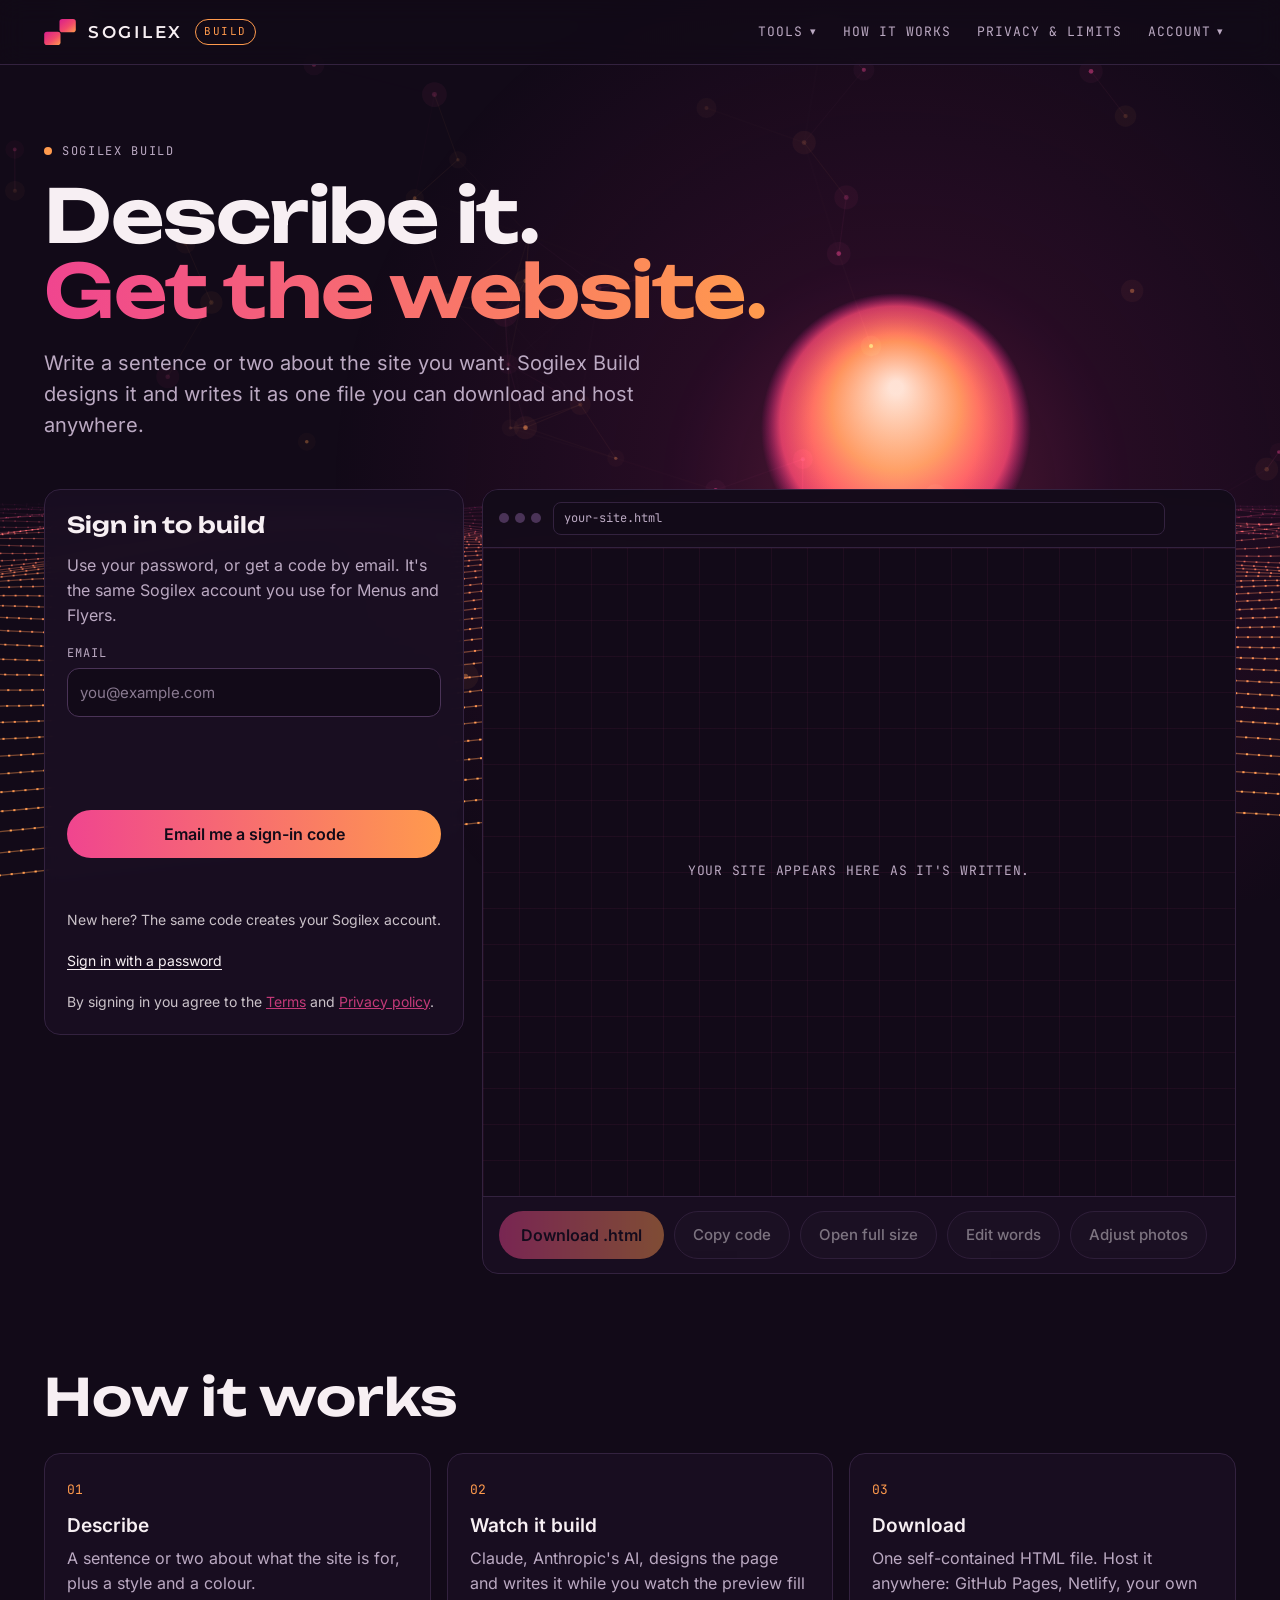
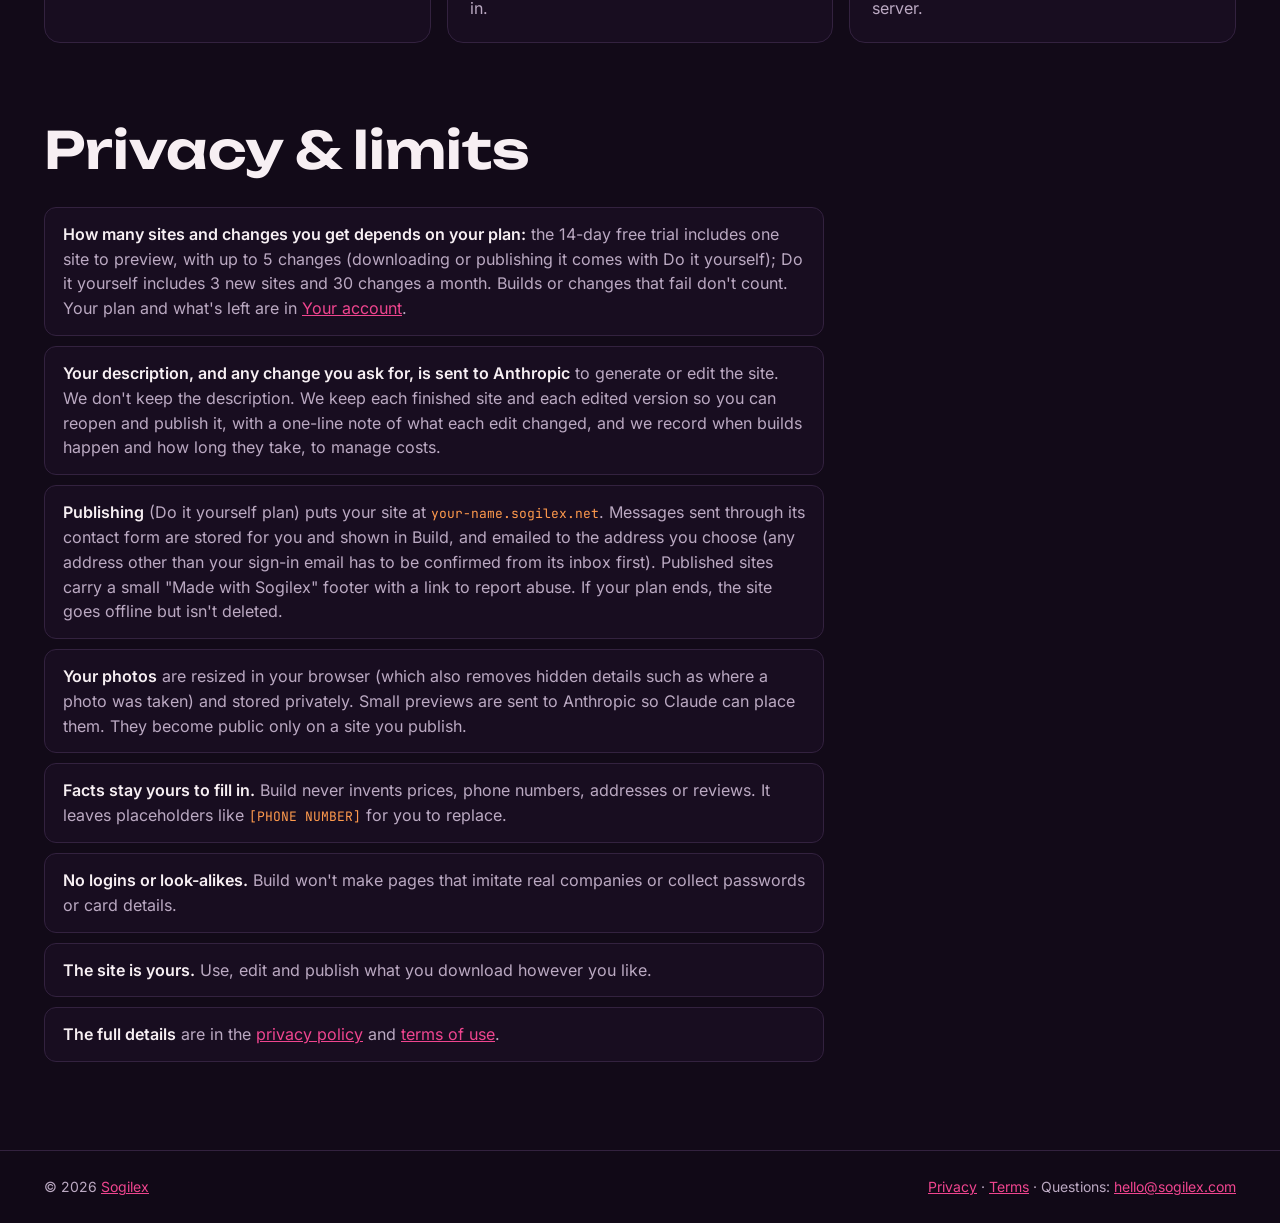
<file: index.html>
<!doctype html>
<html lang="en">
<head>
<meta charset="utf-8">
<meta name="viewport" content="width=device-width, initial-scale=1">
<title>Sogilex Build · describe it, get the website</title>
<meta name="description" content="Describe a website in a sentence or two and Sogilex Build writes it for you as a single file you can download and host anywhere.">
<meta name="theme-color" content="#120A18">
<link rel="icon" href="favicon.svg" type="image/svg+xml">
<link rel="preload" href="assets/fonts/unbounded-latin-600-normal.woff2" as="font" type="font/woff2" crossorigin>
<link rel="stylesheet" href="assets/build.css">
</head>
<body>
<a class="skip" href="#main">Skip to content</a>
<svg width="0" height="0" style="position: absolute" aria-hidden="true" focusable="false">
  <defs>
    <linearGradient id="sunset" x1="0" y1="0" x2="1" y2="1"><stop offset="0" stop-color="#D91E8C"/><stop offset="0.55" stop-color="#F2496B"/><stop offset="1" stop-color="#FF9A4D"/></linearGradient>
    <symbol id="mark" viewBox="0 0 124 102"><rect x="0" y="50" width="64" height="52" rx="11" fill="url(#sunset)"/><rect x="60" y="0" width="64" height="52" rx="11" fill="url(#sunset)"/></symbol>
  </defs>
</svg>
<canvas id="scene" aria-hidden="true"></canvas>

<header class="top">
  <div class="wrap row">
    <a class="mark" href="https://sogilex.com/" aria-label="Sogilex home"><svg width="32" height="26" aria-hidden="true"><use href="#mark"/></svg><span class="wordmark">SOGILEX</span><span class="product">Build</span></a>
    <nav aria-label="Main">
      <details class="navmenu">
        <summary>Tools</summary>
        <div class="navmenu-panel">
          <a href="" aria-current="page">Websites</a>
          <a href="menus/">Menus</a>
          <a href="flyers/">Flyers</a>
          <a href="posts/">Posts</a>
          <a href="invoices/">Invoices</a>
        </div>
      </details>
      <a href="#how">How it works</a>
      <a href="#limits">Privacy &amp; limits</a>
      <details class="navmenu navmenu-right">
        <summary>Account</summary>
        <div class="navmenu-panel">
          <a href="account/">Your account</a>
          <button class="navmenu-btn" type="button" id="pwbtn" hidden aria-haspopup="dialog">Password</button>
          <button class="navmenu-btn" type="button" id="signout" hidden>Sign out</button>
        </div>
      </details>
    </nav>
  </div>
</header>

<main id="main">
  <section class="hero wrap" aria-labelledby="hero-h">
    <p class="eyebrow"><span class="pulse" aria-hidden="true"></span>Sogilex Build</p>
    <h1 id="hero-h">Describe it.<br><span class="lime">Get the website.</span></h1>
    <p class="lede" data-horizon>Write a sentence or two about the site you want. Sogilex Build designs it and writes it as one file you can download and host anywhere.</p>
  </section>

  <section class="wrap studio" aria-label="Build a website">
    <!-- left: the brief -->
    <div class="panel brief">
      <div id="off" class="stack" hidden>
        <h2 class="panel-h">Not available yet</h2>
        <p class="muted">Sogilex Build is being set up. Check back soon.</p>
      </div>

      <div id="signin" class="stack" hidden>
        <h2 class="panel-h">Sign in to build</h2>
        <p class="muted">Use your password, or get a code by email. It's the same Sogilex account you use for Menus and Flyers.</p>
        <div id="signin-mount"></div>
      </div>

      <form id="brief" class="stack" hidden novalidate>
        <div class="panel-row">
          <h2 class="panel-h">Your brief</h2>
          <span class="quota" id="quota" aria-live="polite"></span>
        </div>
        <div class="field">
          <label for="desc">Describe the site</label>
          <textarea class="input" id="desc" maxlength="1500" rows="6" required placeholder="A one-page site for a mobile dog-walking service in a small town. Friendly, outdoorsy, with a services section and a way to get in touch."></textarea>
          <span class="hint"><span id="desc-count">0</span> / 1,500</span>
          <details class="protip">
            <summary>Pro tip: let an AI write your description</summary>
            <p>Copy this prompt into ChatGPT, Claude or any AI assistant, fill in your facts, then paste its answer in the box above. Read it before you build: check every fact.</p>
            <p class="protip-prompt" id="protip-prompt">Write a description of my business for a website builder. Keep it under 1,500 characters. Include the business name, what we offer, who it's for, the area we serve, our hours, how people should contact us, and the feel I want for the site (for example friendly, modern or upscale). Use only the facts I give you: don't make up prices, awards, reviews or years in business. My facts: [write your facts here]</p>
            <button class="ghost protip-copy" type="button" id="protip-copy">Copy prompt</button>
          </details>
        </div>
        <div class="field">
          <label for="name">Name <span class="opt">(optional)</span></label>
          <input class="input" id="name" type="text" maxlength="80" placeholder="Paws Around Town">
        </div>
        <div class="field" id="logo-field" hidden>
          <span class="fake-label">Logo <span class="opt">(optional)</span></span>
          <div id="logo-mount"></div>
        </div>
        <div class="field" id="photos-field" hidden>
          <span class="fake-label">Your photos <span class="opt">(optional)</span></span>
          <div id="photos-mount"></div>
          <label class="check-inline" id="use-photos-row" hidden><input type="checkbox" id="use-photos" checked> Use my photos in this site</label>
        </div>
        <details class="field hours" id="hours">
          <summary><span class="fake-label">Business hours <span class="opt">(optional)</span></span><span class="hours-sum" id="hours-sum">Not added</span></summary>
          <p class="hint-line">Your exact hours go on the site as you set them here. They don't count toward the 1,500 characters. Leave a day as "Not listed" to keep it off the site. Saved to your account for next time.</p>
          <div class="hours-days" id="hours-days"></div>
          <button class="ghost hours-copy" type="button" id="hours-copy">Copy Monday to Tuesday–Friday</button>
          <label class="hours-note-l" for="hours-note">Holidays or notes <span class="opt">(optional)</span></label>
          <input class="input" id="hours-note" type="text" maxlength="200" placeholder="Closed Thanksgiving and Christmas Day">
          <p class="status" id="hours-status" role="status" aria-live="polite"></p>
        </details>
        <fieldset class="field">
          <legend>Style</legend>
          <div class="chips" id="styles">
            <label><input type="radio" name="style" value="clean" checked><span>Clean</span></label>
            <label><input type="radio" name="style" value="bold"><span>Bold</span></label>
            <label><input type="radio" name="style" value="playful"><span>Playful</span></label>
            <label><input type="radio" name="style" value="elegant"><span>Elegant</span></label>
            <label><input type="radio" name="style" value="dark"><span>Dark</span></label>
            <label><input type="radio" name="style" value="futuristic"><span>Futuristic</span></label>
          </div>
        </fieldset>
        <div class="field">
          <label for="accent">Accent colour</label>
          <div class="accent-row">
            <input id="accent" type="color" value="#c8f169">
            <div class="swatches" role="group" aria-label="Accent presets">
              <button type="button" data-c="#c8f169" style="--c:#c8f169" aria-label="Lime"></button>
              <button type="button" data-c="#ff5d73" style="--c:#ff5d73" aria-label="Coral"></button>
              <button type="button" data-c="#4f7cff" style="--c:#4f7cff" aria-label="Blue"></button>
              <button type="button" data-c="#f2b84b" style="--c:#f2b84b" aria-label="Amber"></button>
              <button type="button" data-c="#9b6bff" style="--c:#9b6bff" aria-label="Violet"></button>
            </div>
            <label class="check-inline"><input type="checkbox" id="accent-auto"> Let Build choose</label>
          </div>
        </div>
        <button class="btn big" type="submit" id="go">Build my site <span aria-hidden="true">→</span></button>
        <p class="status" id="build-status" role="status" aria-live="polite"></p>
      </form>
    </div>

    <!-- right: the preview -->
    <div class="panel preview" aria-label="Preview">
      <div class="versions" id="versions" hidden>
        <label for="ver">Your sites</label>
        <select id="ver"></select>
      </div>
      <section class="editchat" id="editchat" hidden aria-labelledby="edit-h">
        <div class="panel-row">
          <h2 class="panel-h" id="edit-h">Change your site</h2>
          <span class="quota" id="edit-quota" aria-live="polite"></span>
        </div>
        <p class="muted edit-intro">Tell Sogilex what to change, in your own words. Each change is saved as a new version, so you can always go back.</p>
        <div class="quick" role="group" aria-labelledby="quick-h">
          <span class="quick-h" id="quick-h">Quick changes</span>
          <div class="quick-btns" id="quick-btns"></div>
        </div>
        <div class="chatlog" id="chatlog" role="log" aria-live="polite"></div>
        <form id="edit-form" class="edit-form" novalidate>
          <label class="sr-only" for="edit-msg">What would you like to change?</label>
          <textarea class="input" id="edit-msg" rows="2" maxlength="1000" placeholder="For example: change the headline to &quot;Capturing your moments&quot;, or add a section about wedding packages"></textarea>
          <p class="protip-line">Pro tip: ask for one change at a time and say exactly where, for example "in the hours section, change Sunday to closed". Up to 1,000 characters.</p>
          <div class="edit-row">
            <button class="ghost" type="button" id="undo" hidden>Undo last change</button>
            <button class="btn" type="submit" id="edit-go">Make this change</button>
          </div>
        </form>
      </section>
      <div class="chrome">
        <span class="lights" aria-hidden="true"><i></i><i></i><i></i></span>
        <span class="addr" id="addr">your-site.html</span>
        <span class="size" id="size" aria-live="off"></span>
      </div>
      <div class="adjust-bar" id="adjust-bar" hidden>
        <p class="adjust-msg" id="adjust-msg" role="status" aria-live="polite"></p>
        <div class="adjust-row">
          <label class="adjust-shape-l" for="adjust-shape">Frame shape</label>
          <select class="input adjust-shape" id="adjust-shape" disabled>
            <option value="design">As designed</option>
            <option value="own">Photo's own shape (whole photo)</option>
            <option value="wide">Wide (16:9)</option>
            <option value="land">Landscape (3:2)</option>
            <option value="square">Square</option>
            <option value="portrait">Portrait (4:5)</option>
            <option value="tall">Tall (2:3)</option>
            <option value="contain">Whole photo inside the frame</option>
          </select>
          <label class="adjust-shape-l" for="adjust-zoom">Zoom</label>
          <span class="adjust-zoom-w"><input type="range" class="adjust-zoom" id="adjust-zoom" min="100" max="300" step="5" value="100" disabled aria-describedby="adjust-zoom-v"><output id="adjust-zoom-v" class="adjust-zoom-v" for="adjust-zoom">100%</output></span>
          <button class="ghost" type="button" id="adjust-reset" disabled>Reset this photo</button>
          <span class="adjust-actions"><button class="ghost" type="button" id="adjust-cancel">Cancel</button><button class="btn" type="button" id="adjust-save">Save photo changes</button></span>
        </div>
      </div>
      <div class="adjust-bar" id="words-bar" hidden>
        <p class="adjust-msg" id="words-msg" role="status" aria-live="polite"></p>
        <form class="adjust-row ph-row" id="ph-form" novalidate>
          <div class="ph-fields" id="ph-row" hidden>
            <label class="ph-label" for="ph-input" id="ph-label"></label>
            <input class="input ph-input" id="ph-input" type="text" maxlength="120" autocomplete="off">
            <button class="btn" type="submit" id="ph-fill">Fill in everywhere</button>
            <button class="ghost" type="button" id="ph-skip">Skip</button>
            <button class="ghost" type="button" id="ph-done">Done</button>
          </div>
        </form>
        <div class="adjust-row">
          <button class="ghost" type="button" id="words-next" hidden>Fill in placeholders</button>
          <button class="ghost" type="button" id="words-all" hidden></button>
          <span class="adjust-actions"><button class="ghost" type="button" id="words-cancel">Cancel</button><button class="btn" type="button" id="words-save" disabled>Save word changes</button></span>
        </div>
      </div>
      <div class="frame-wrap">
        <iframe id="frame" title="Preview of your generated website" sandbox=""></iframe>
        <div class="empty" id="empty">
          <div class="empty-grid" aria-hidden="true"></div>
          <p>Your site appears here as it's written.</p>
        </div>
      </div>
      <div class="actions">
        <button class="btn" type="button" id="download" disabled>Download .html</button>
        <button class="ghost" type="button" id="copy" disabled>Copy code</button>
        <button class="ghost" type="button" id="newtab" disabled>Open full size</button>
        <button class="ghost" type="button" id="words" disabled title="Click any words on the page and type">Edit words</button>
        <button class="ghost" type="button" id="adjust" disabled title="Choose each photo's frame shape and what part shows">Adjust photos</button>
      </div>
      <section class="publish" id="publish" hidden aria-labelledby="pub-h">
        <div class="panel-row">
          <h2 class="panel-h" id="pub-h">Publish</h2>
          <span class="quota" id="pub-tag">Do it yourself</span>
        </div>
        <p class="muted" id="pub-live" hidden>Live at <a id="pub-link" href="#" target="_blank" rel="noopener"></a> · <button type="button" class="linkish" id="pub-messages">Messages (<span id="pub-count">0</span>)</button> · <button type="button" class="linkish" id="pub-off">Unpublish</button></p>
        <form id="pub-form" class="pub-form" novalidate>
          <label for="pub-slug">Web address</label>
          <div class="pub-row">
            <input class="input" id="pub-slug" type="text" inputmode="url" autocomplete="off" spellcheck="false" maxlength="32" placeholder="your-business" pattern="[a-z0-9-]{3,32}">
            <span class="pub-suffix">.sogilex.net</span>
            <button class="btn" type="submit" id="pub-go" disabled>Publish this site</button>
          </div>
          <p class="hint-line" id="pub-hint">Build a site first, then publish it here. Publishing again replaces your current site.</p>
          <div class="pub-blanks" id="pub-blanks" role="status" hidden><p id="pub-blanks-text"></p><button type="button" class="ghost" id="pub-blanks-fix">Fill them in</button></div>
          <fieldset class="og" id="og">
            <legend>Link preview picture</legend>
            <p class="hint-line">The picture people see when you share your link in a text message, on Facebook or in an email.</p>
            <div class="og-choices" id="og-choices"></div>
            <div class="og-card" aria-hidden="true">
              <div class="og-img" id="og-img"></div>
              <div class="og-meta"><span class="og-host" id="og-host">your-business.sogilex.net</span><strong class="og-title" id="og-title">Your site</strong></div>
            </div>
            <p class="hint-line og-note" id="og-note"></p>
          </fieldset>
        </form>
        <p class="status" id="pub-status" role="status" aria-live="polite"></p>
        <section class="own" id="own" aria-labelledby="own-h" hidden>
          <h3 class="own-h" id="own-h">Your own web address</h3>
          <div id="own-body"></div>
          <p class="status" id="own-status" role="status" aria-live="polite"></p>
        </section>
        <form id="mail-form" class="pub-form mail-form" novalidate>
          <label for="mail-to">Email me new messages</label>
          <div class="pub-row">
            <input class="input" id="mail-to" type="email" autocomplete="email" spellcheck="false" maxlength="254" placeholder="you@yourbusiness.com">
            <button class="ghost" type="submit" id="mail-go">Save</button>
          </div>
          <p class="hint-line" id="mail-state">Messages from your site's contact form always show up here in Build. Add an email to get them in your inbox too.</p>
        </form>
      </section>
    </div>
  </section>

  <section id="how" class="wrap block" aria-labelledby="how-h">
    <h2 id="how-h">How it works</h2>
    <ol class="steps">
      <li><span class="n">01</span><h3>Describe</h3><p>A sentence or two about what the site is for, plus a style and a colour.</p></li>
      <li><span class="n">02</span><h3>Watch it build</h3><p>Claude, Anthropic's AI, designs the page and writes it while you watch the preview fill in.</p></li>
      <li><span class="n">03</span><h3>Download</h3><p>One self-contained HTML file. Host it anywhere: GitHub Pages, Netlify, your own server.</p></li>
    </ol>
  </section>

  <section id="limits" class="wrap block" aria-labelledby="limits-h">
    <h2 id="limits-h">Privacy &amp; limits</h2>
    <ul class="notes">
      <li><b>How many sites and changes you get depends on your plan:</b> the 14-day free trial includes one site to preview, with up to 5 changes (downloading or publishing it comes with Do it yourself); Do it yourself includes 3 new sites and 30 changes a month. Builds or changes that fail don't count. Your plan and what's left are in <a href="account/">Your account</a>.</li>
      <li><b>Your description, and any change you ask for, is sent to Anthropic</b> to generate or edit the site. We don't keep the description. We keep each finished site and each edited version so you can reopen and publish it, with a one-line note of what each edit changed, and we record when builds happen and how long they take, to manage costs.</li>
      <li><b>Publishing</b> (Do it yourself plan) puts your site at <code>your-name.sogilex.net</code>. Messages sent through its contact form are stored for you and shown in Build, and emailed to the address you choose (any address other than your sign-in email has to be confirmed from its inbox first). Published sites carry a small "Made with Sogilex" footer with a link to report abuse. If your plan ends, the site goes offline but isn't deleted.</li>
      <li><b>Your photos</b> are resized in your browser (which also removes hidden details such as where a photo was taken) and stored privately. Small previews are sent to Anthropic so Claude can place them. They become public only on a site you publish.</li>
      <li><b>Facts stay yours to fill in.</b> Build never invents prices, phone numbers, addresses or reviews. It leaves placeholders like <code>[PHONE NUMBER]</code> for you to replace.</li>
      <li><b>No logins or look-alikes.</b> Build won't make pages that imitate real companies or collect passwords or card details.</li>
      <li><b>The site is yours.</b> Use, edit and publish what you download however you like.</li>
      <li><b>The full details</b> are in the <a href="https://sogilex.com/privacy/">privacy policy</a> and <a href="https://sogilex.com/terms/">terms of use</a>.</li>
    </ul>
  </section>
</main>

<dialog id="msgdialog" class="pwdialog msgdialog" aria-labelledby="msg-h">
  <div class="stack">
    <h2 class="panel-h" id="msg-h">Messages from your site</h2>
    <div id="msg-list" class="msg-list"></div>
    <form method="dialog"><button class="btn btn-secondary" type="submit">Close</button></form>
  </div>
</dialog>

<dialog id="pwdialog" class="pwdialog" aria-labelledby="pw-h">
  <div class="stack">
    <h2 class="panel-h" id="pw-h">Your password</h2>
    <div id="pw-mount"></div>
    <form method="dialog"><button class="btn btn-secondary" type="submit">Close</button></form>
  </div>
</dialog>

<footer class="foot">
  <div class="wrap row">
    <span>© 2026 <a href="https://sogilex.com/">Sogilex</a></span>
    <span><a href="https://sogilex.com/privacy/">Privacy</a> · <a href="https://sogilex.com/terms/">Terms</a> · Questions: <a href="mailto:hello@sogilex.com">hello@sogilex.com</a></span>
  </div>
</footer>

<script src="assets/vendor/supabase.js"></script>
<script src="assets/sogilex-auth.js"></script>
<script src="assets/upgrade.js" defer></script>
<script src="assets/nav.js" defer></script>
<script src="assets/brand.js" defer></script>
<script src="assets/photos.js" defer></script>
<script src="assets/build.js" defer></script>
<script src="assets/scene.js" defer></script>
</body>
</html>
</file>
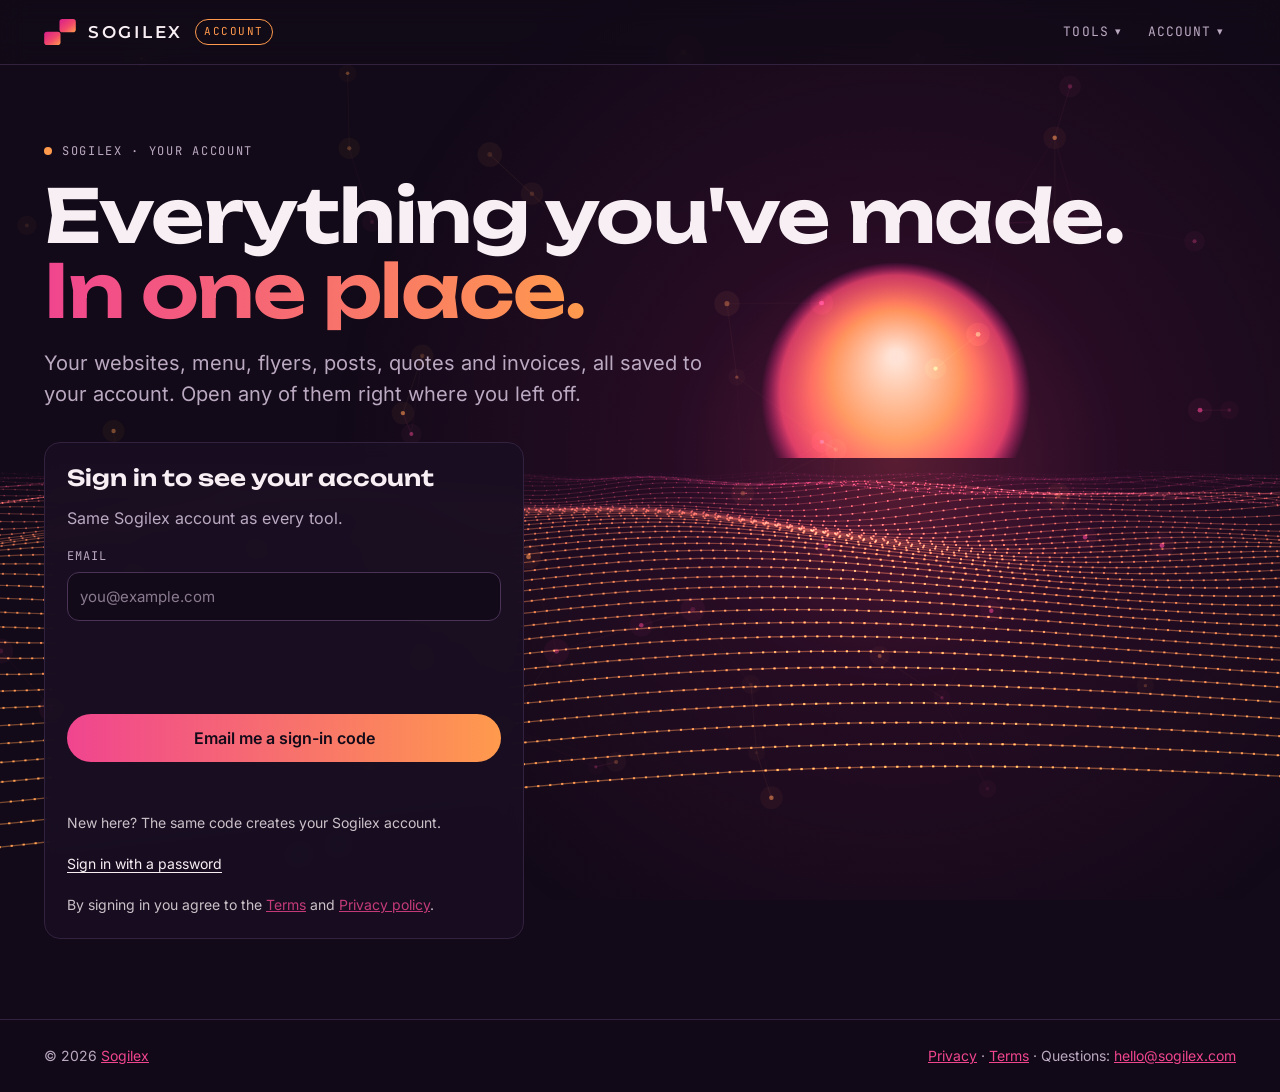
<file: account/index.html>
<!doctype html>
<html lang="en">
<head>
<meta charset="utf-8">
<meta name="viewport" content="width=device-width, initial-scale=1">
<title>Your Sogilex account</title>
<meta name="description" content="Everything you have made with Sogilex in one place, and your account settings.">
<meta name="theme-color" content="#120A18">
<link rel="icon" href="../favicon.svg" type="image/svg+xml">
<link rel="preload" href="../assets/fonts/unbounded-latin-600-normal.woff2" as="font" type="font/woff2" crossorigin>
<link rel="stylesheet" href="../assets/build.css">
<link rel="stylesheet" href="../assets/menus.css">
<link rel="stylesheet" href="../assets/account.css">
</head>
<body>
<a class="skip" href="#main">Skip to content</a>
<svg width="0" height="0" style="position: absolute" aria-hidden="true" focusable="false">
  <defs>
    <linearGradient id="sunset" x1="0" y1="0" x2="1" y2="1"><stop offset="0" stop-color="#D91E8C"/><stop offset="0.55" stop-color="#F2496B"/><stop offset="1" stop-color="#FF9A4D"/></linearGradient>
    <symbol id="mark" viewBox="0 0 124 102"><rect x="0" y="50" width="64" height="52" rx="11" fill="url(#sunset)"/><rect x="60" y="0" width="64" height="52" rx="11" fill="url(#sunset)"/></symbol>
  </defs>
</svg>
<canvas id="scene" aria-hidden="true"></canvas>

<header class="top">
  <div class="wrap row">
    <a class="mark" href="https://sogilex.com/" aria-label="Sogilex home"><svg width="32" height="26" aria-hidden="true"><use href="#mark"/></svg><span class="wordmark">SOGILEX</span><span class="product">Account</span></a>
    <nav aria-label="Main">
      <details class="navmenu">
        <summary>Tools</summary>
        <div class="navmenu-panel">
          <a href="../">Websites</a>
          <a href="../menus/">Menus</a>
          <a href="../flyers/">Flyers</a>
          <a href="../posts/">Posts</a>
          <a href="../invoices/">Invoices</a>
        </div>
      </details>
      <details class="navmenu navmenu-right">
        <summary>Account</summary>
        <div class="navmenu-panel">
          <a href="../account/" aria-current="page">Your account</a>
          <button class="navmenu-btn" type="button" id="pwbtn" hidden aria-haspopup="dialog">Password</button>
          <button class="navmenu-btn" type="button" id="signout" hidden>Sign out</button>
        </div>
      </details>
    </nav>
  </div>
</header>

<main id="main">
  <section class="hero wrap acct-hero" aria-labelledby="hero-h">
    <p class="eyebrow"><span class="pulse" aria-hidden="true"></span>Sogilex · your account</p>
    <h1 id="hero-h">Everything you've made.<br><span class="lime">In one place.</span></h1>
    <p class="lede" data-horizon>Your websites, menu, flyers, posts, quotes and invoices, all saved to your account. Open any of them right where you left off.</p>
  </section>

  <section class="wrap acct" aria-label="Your account">
    <div id="signin" class="panel acct-signin stack" hidden>
      <h2 class="panel-h">Sign in to see your account</h2>
      <p class="muted">Same Sogilex account as every tool.</p>
      <div id="signin-mount"></div>
    </div>
    <div id="account" hidden>
      <p class="acct-load" id="acct-load" aria-live="polite">Loading what you've made…</p>
      <div id="acct-body"></div>
    </div>
  </section>
</main>

<dialog id="pwdialog" class="pwdialog" aria-labelledby="pw-h">
  <div class="stack">
    <h2 class="panel-h" id="pw-h">Your password</h2>
    <div id="pw-mount"></div>
    <form method="dialog"><button class="btn btn-secondary" type="submit">Close</button></form>
  </div>
</dialog>

<footer class="foot">
  <div class="wrap row">
    <span>© 2026 <a href="https://sogilex.com/">Sogilex</a></span>
    <span><a href="https://sogilex.com/privacy/">Privacy</a> · <a href="https://sogilex.com/terms/">Terms</a> · Questions: <a href="mailto:hello@sogilex.com">hello@sogilex.com</a></span>
  </div>
</footer>


<script src="../assets/vendor/supabase.js"></script>
<script src="../assets/sogilex-auth.js"></script>
<script src="../assets/nav.js" defer></script>
<script src="../assets/brand.js" defer></script>
<script src="../assets/account.js" defer></script>
<script src="../assets/scene.js" defer></script>
</body>
</html>
</file>
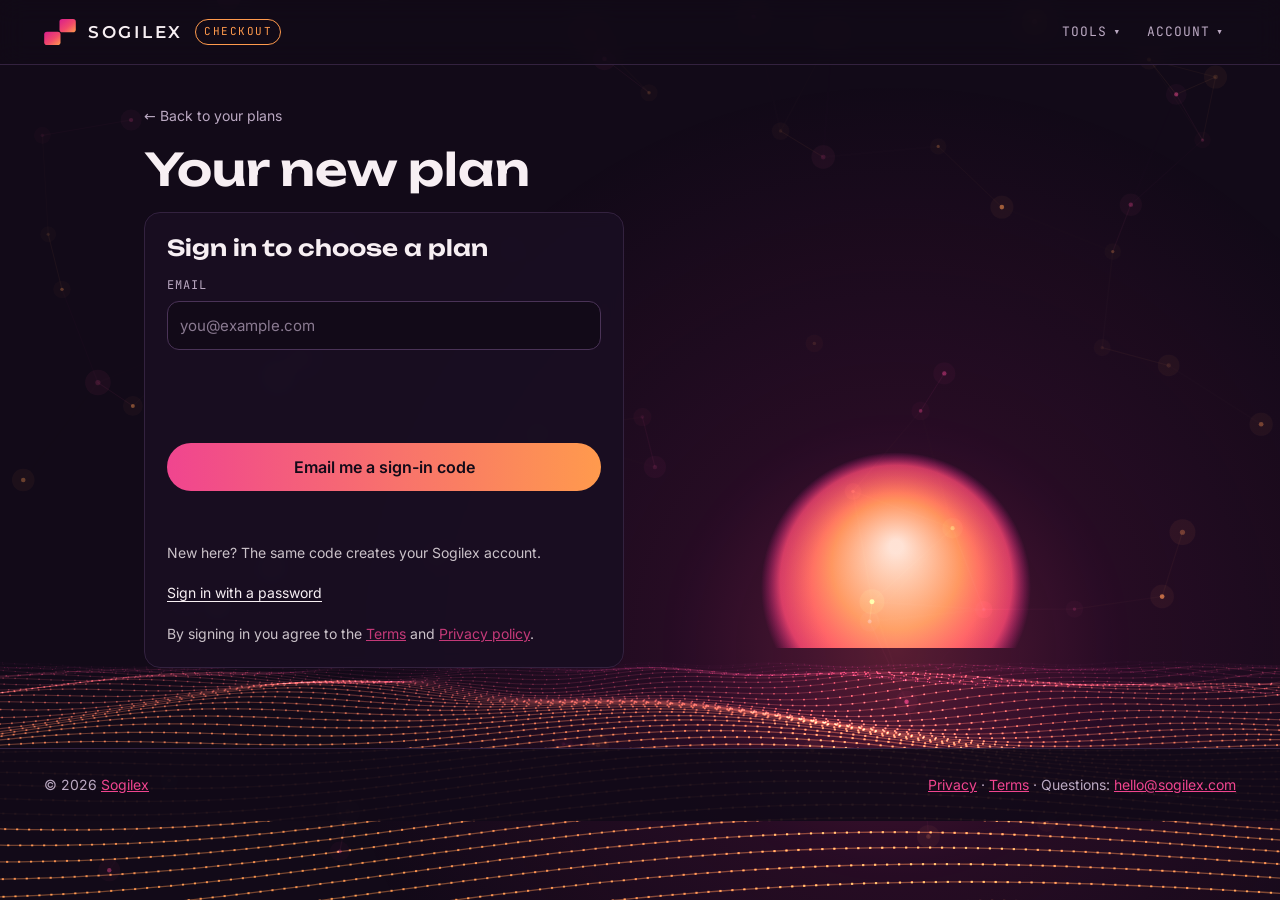
<file: checkout/index.html>
<!doctype html>
<html lang="en">
<head>
<meta charset="utf-8">
<meta name="viewport" content="width=device-width, initial-scale=1">
<title>Sogilex checkout</title>
<meta name="description" content="Choose a Sogilex plan.">
<meta name="theme-color" content="#120A18">
<link rel="icon" href="../favicon.svg" type="image/svg+xml">
<link rel="preload" href="../assets/fonts/unbounded-latin-600-normal.woff2" as="font" type="font/woff2" crossorigin>
<link rel="stylesheet" href="../assets/build.css">
<link rel="stylesheet" href="../assets/menus.css">
<link rel="stylesheet" href="../assets/account.css">
<link rel="stylesheet" href="../assets/checkout.css">
</head>
<body>
<a class="skip" href="#main">Skip to content</a>
<svg width="0" height="0" style="position: absolute" aria-hidden="true" focusable="false">
  <defs>
    <linearGradient id="sunset" x1="0" y1="0" x2="1" y2="1"><stop offset="0" stop-color="#D91E8C"/><stop offset="0.55" stop-color="#F2496B"/><stop offset="1" stop-color="#FF9A4D"/></linearGradient>
    <symbol id="mark" viewBox="0 0 124 102"><rect x="0" y="50" width="64" height="52" rx="11" fill="url(#sunset)"/><rect x="60" y="0" width="64" height="52" rx="11" fill="url(#sunset)"/></symbol>
  </defs>
</svg>
<canvas id="scene" aria-hidden="true"></canvas>

<header class="top">
  <div class="wrap row">
    <a class="mark" href="https://sogilex.com/" aria-label="Sogilex home"><svg width="32" height="26" aria-hidden="true"><use href="#mark"/></svg><span class="wordmark">SOGILEX</span><span class="product">Checkout</span></a>
    <nav aria-label="Main">
      <details class="navmenu">
        <summary>Tools</summary>
        <div class="navmenu-panel">
          <a href="../">Websites</a>
          <a href="../menus/">Menus</a>
          <a href="../flyers/">Flyers</a>
          <a href="../posts/">Posts</a>
          <a href="../invoices/">Invoices</a>
        </div>
      </details>
      <details class="navmenu navmenu-right">
        <summary>Account</summary>
        <div class="navmenu-panel">
          <a href="../account/">Your account</a>
          <button class="navmenu-btn" type="button" id="pwbtn" hidden aria-haspopup="dialog">Password</button>
          <button class="navmenu-btn" type="button" id="signout" hidden>Sign out</button>
        </div>
      </details>
    </nav>
  </div>
</header>

<main id="main">
  <section class="wrap co" aria-labelledby="co-h">
    <a class="co-back" href="../account/#sec-plan">← Back to your plans</a>
    <h1 id="co-h" class="co-title">Your new plan</h1>
    <div id="signin" class="panel acct-signin stack" hidden>
      <h2 class="panel-h">Sign in to choose a plan</h2>
      <div id="signin-mount"></div>
    </div>
    <div id="checkout" hidden>
      <div class="co-grid">
        <div class="stack">
          <!-- 1. The order -->
          <section class="panel co-box" aria-labelledby="co-order-h">
            <h2 class="panel-h" id="co-order-h">Your order</h2>
            <div class="choices co-billing" role="group" aria-label="Billing" id="co-billing"></div>
            <div id="co-plan"></div>
          </section>
          <!-- 2. Payment: Stripe goes here. Sogilex never sees card numbers: Stripe Checkout (a page on stripe.com) or
               Stripe's Payment Element (mounted into #stripe-payment) collects them. -->
          <section class="panel co-box" aria-labelledby="co-pay-h">
            <h2 class="panel-h" id="co-pay-h">Payment</h2>
            <div id="stripe-payment" class="co-stripe" data-stripe-slot>
              <p class="co-lock">Secure payment by Stripe</p>
              <p class="muted">You'll enter your card on Stripe's secure page. Sogilex never sees or stores your card number.</p>
            </div>
            <label class="co-agree"><input type="checkbox" id="co-agree"> <span>I agree to the <a href="https://sogilex.com/terms/" target="_blank" rel="noopener">Terms of use</a>. The plan renews automatically until I cancel it in Your account.</span></label>
            <button class="btn big co-pay" type="button" id="co-pay">Continue to secure payment</button>
            <p class="status" id="co-status" role="status" aria-live="polite"></p>
          </section>
        </div>
        <!-- Summary -->
        <aside class="panel co-box co-summary" aria-labelledby="co-sum-h">
          <h2 class="panel-h" id="co-sum-h">Summary</h2>
          <dl id="co-lines" class="co-lines"></dl>
          <p class="muted co-fine" id="co-fine"></p>
          <p class="muted co-fine">Signed in as <b id="co-email"></b></p>
        </aside>
      </div>
    </div>
    <!-- 3. After paying (shown by ?status=success from Stripe's return address; for now after saving the choice). -->
    <div id="done" class="panel co-box co-done" hidden>
      <h2 class="panel-h" id="done-h"></h2>
      <p id="done-text"></p>
      <div class="acct-actions"><a class="btn" href="../account/">Go to your account</a><a class="btn btn-secondary" href="../">Open Build</a></div>
    </div>
  </section>
</main>

<dialog id="pwdialog" class="pwdialog" aria-labelledby="pw-h">
  <div class="stack">
    <h2 class="panel-h" id="pw-h">Your password</h2>
    <div id="pw-mount"></div>
    <form method="dialog"><button class="btn btn-secondary" type="submit">Close</button></form>
  </div>
</dialog>

<footer class="foot">
  <div class="wrap row">
    <span>© 2026 <a href="https://sogilex.com/">Sogilex</a></span>
    <span><a href="https://sogilex.com/privacy/">Privacy</a> · <a href="https://sogilex.com/terms/">Terms</a> · Questions: <a href="mailto:hello@sogilex.com">hello@sogilex.com</a></span>
  </div>
</footer>


<script src="../assets/vendor/supabase.js"></script>
<script src="../assets/sogilex-auth.js"></script>
<script src="../assets/nav.js" defer></script>
<script src="../assets/brand.js" defer></script>
<script src="../assets/checkout.js" defer></script>
<script src="../assets/scene.js" defer></script>
</body>
</html>
</file>
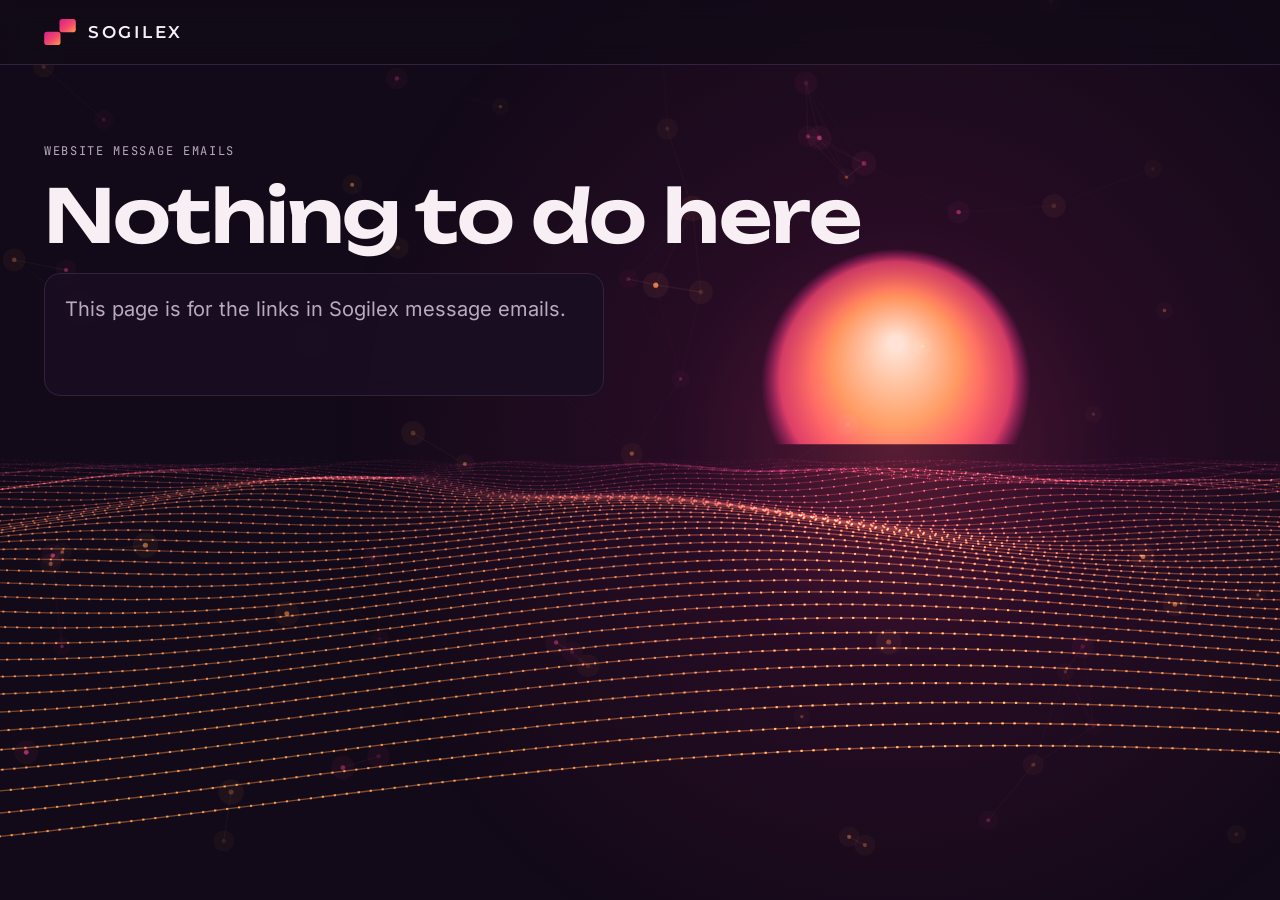
<file: email/index.html>
<!doctype html>
<html lang="en">
<head>
<meta charset="utf-8">
<meta name="viewport" content="width=device-width, initial-scale=1">
<title>Sogilex · website message emails</title>
<meta name="robots" content="noindex">
<meta name="theme-color" content="#120A18">
<link rel="icon" href="../favicon.svg" type="image/svg+xml">
<link rel="preload" href="../assets/fonts/unbounded-latin-600-normal.woff2" as="font" type="font/woff2" crossorigin>
<link rel="stylesheet" href="../assets/build.css">
</head>
<body>
<a class="skip" href="#main">Skip to content</a>
<svg width="0" height="0" style="position: absolute" aria-hidden="true" focusable="false">
  <defs>
    <linearGradient id="sunset" x1="0" y1="0" x2="1" y2="1"><stop offset="0" stop-color="#D91E8C"/><stop offset="0.55" stop-color="#F2496B"/><stop offset="1" stop-color="#FF9A4D"/></linearGradient>
    <symbol id="mark" viewBox="0 0 124 102"><rect x="0" y="50" width="64" height="52" rx="11" fill="url(#sunset)"/><rect x="60" y="0" width="64" height="52" rx="11" fill="url(#sunset)"/></symbol>
  </defs>
</svg>
<canvas id="scene" aria-hidden="true"></canvas>

<header class="top">
  <div class="wrap row">
    <a class="mark" href="https://sogilex.com/" aria-label="Sogilex home"><svg width="32" height="26" aria-hidden="true"><use href="#mark"/></svg><span class="wordmark">SOGILEX</span></a>
  </div>
</header>
<main id="main">
  <section class="hero wrap" aria-labelledby="hero-h">
    <p class="eyebrow">Website message emails</p>
    <h1 id="hero-h">Loading…</h1>
    <div class="panel" style="padding:20px;max-width:560px;display:flex;flex-direction:column;gap:14px" data-horizon>
      <p class="lede" id="what" style="margin:0"></p>
      <div><button class="btn" type="button" id="act" hidden></button></div>
      <p class="status" id="st" role="status" aria-live="polite"></p>
    </div>
  </section>
</main>
<script>
(() => {
  const URL_ = 'https://sdltqbctuieyjlujsdhj.supabase.co/functions/v1/message-email';
  const q = new URLSearchParams(location.search);
  const confirmTok = q.get('confirm'); const stopTok = q.get('stop');
  const $ = (id) => document.getElementById(id);
  const h1 = $('hero-h'), what = $('what'), btn = $('act'), st = $('st');
  // The action needs a button press, so link scanners in mail apps can't confirm or stop anything by themselves.
  if (confirmTok) {
    h1.textContent = 'Get website messages here?';
    what.textContent = 'Press the button to start getting messages from a Sogilex website\'s contact form at this email address. If you weren\'t expecting this, just close this page.';
    btn.textContent = 'Yes, send them to me';
  } else if (stopTok) {
    h1.textContent = 'Stop these emails?';
    what.textContent = 'Press the button and this address stops getting website messages. They still show up for the site owner in Sogilex Build.';
    btn.textContent = 'Stop the emails';
  } else { h1.textContent = 'Nothing to do here'; what.textContent = 'This page is for the links in Sogilex message emails.'; return; }
  btn.hidden = false;
  btn.addEventListener('click', async () => {
    btn.disabled = true; st.className = 'status'; st.textContent = 'One moment…';
    try {
      const res = await fetch(URL_, { method: 'POST', headers: { 'Content-Type': 'application/json' },
        body: JSON.stringify(confirmTok ? { action: 'confirm', token: confirmTok } : { action: 'stop', token: stopTok }) });
      let d = {}; try { d = await res.json(); } catch {}
      if (!res.ok) throw new Error(d.error || 'Something went wrong. Try again.');
      btn.hidden = true; st.classList.add('ok');
      st.textContent = confirmTok ? `Confirmed. New messages will be emailed to ${d.email}.` : (d.email ? `Done. ${d.email} won't get these emails any more.` : 'Done. These emails are already stopped.');
    } catch (e) { st.classList.add('err'); st.textContent = e.message; btn.disabled = false; }
  });
})();
</script>
<script src="../assets/scene.js" defer></script>
</body>
</html>
</file>
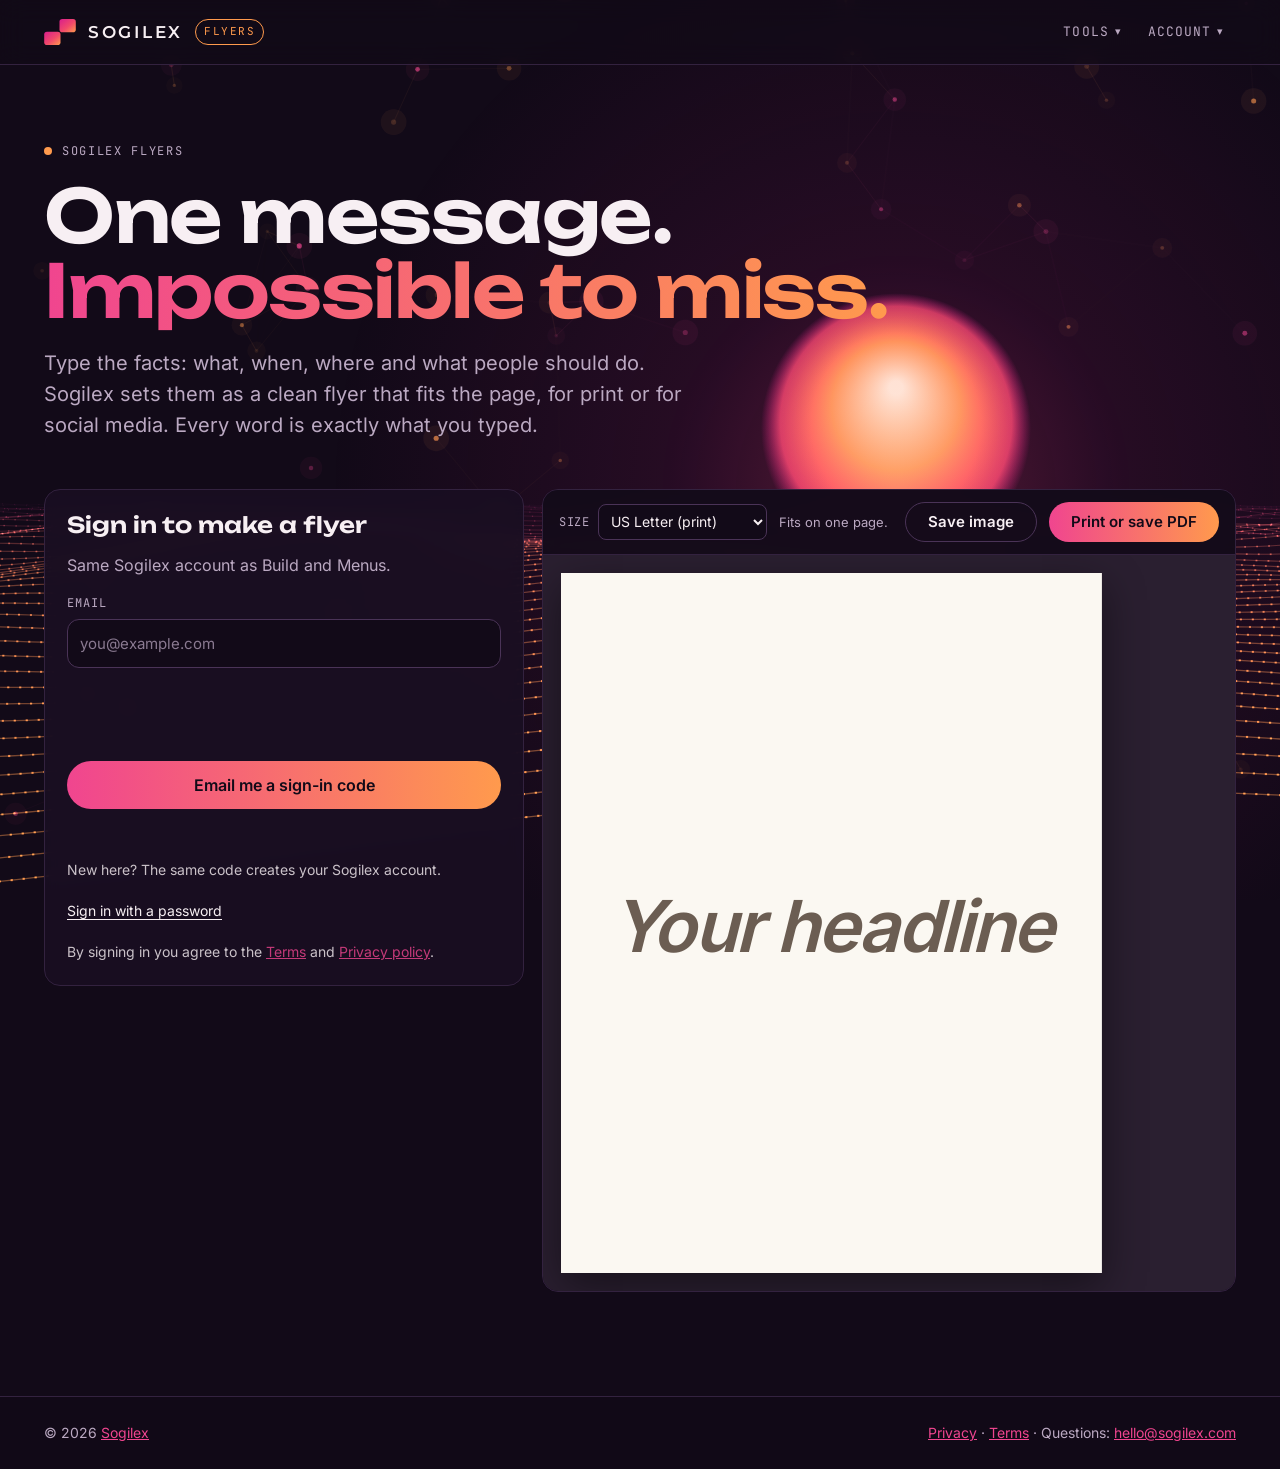
<file: flyers/index.html>
<!doctype html>
<html lang="en">
<head>
<meta charset="utf-8">
<meta name="viewport" content="width=device-width, initial-scale=1">
<title>Sogilex Flyers · one clear message, ready to print or post</title>
<meta name="description" content="Type the facts once and get a clean flyer for print or social media. Every word is exactly what you typed.">
<meta name="theme-color" content="#120A18">
<link rel="icon" href="../favicon.svg" type="image/svg+xml">
<link rel="preload" href="../assets/fonts/unbounded-latin-600-normal.woff2" as="font" type="font/woff2" crossorigin>
<link rel="stylesheet" href="../assets/build.css">
<link rel="stylesheet" href="../assets/menus.css">
<link rel="stylesheet" href="../assets/flyers.css">
<style id="page-size">@page { size: letter; margin: 0; }</style>
</head>
<body>
<a class="skip" href="#main">Skip to content</a>
<svg width="0" height="0" style="position: absolute" aria-hidden="true" focusable="false">
  <defs>
    <linearGradient id="sunset" x1="0" y1="0" x2="1" y2="1"><stop offset="0" stop-color="#D91E8C"/><stop offset="0.55" stop-color="#F2496B"/><stop offset="1" stop-color="#FF9A4D"/></linearGradient>
    <symbol id="mark" viewBox="0 0 124 102"><rect x="0" y="50" width="64" height="52" rx="11" fill="url(#sunset)"/><rect x="60" y="0" width="64" height="52" rx="11" fill="url(#sunset)"/></symbol>
  </defs>
</svg>
<canvas id="scene" aria-hidden="true"></canvas>

<header class="top">
  <div class="wrap row">
    <a class="mark" href="https://sogilex.com/" aria-label="Sogilex home"><svg width="32" height="26" aria-hidden="true"><use href="#mark"/></svg><span class="wordmark">SOGILEX</span><span class="product">Flyers</span></a>
    <nav aria-label="Main">
      <details class="navmenu">
        <summary>Tools</summary>
        <div class="navmenu-panel">
          <a href="../">Websites</a>
          <a href="../menus/">Menus</a>
          <a href="../flyers/" aria-current="page">Flyers</a>
          <a href="../posts/">Posts</a>
          <a href="../invoices/">Invoices</a>
        </div>
      </details>
      <details class="navmenu navmenu-right">
        <summary>Account</summary>
        <div class="navmenu-panel">
          <a href="../account/">Your account</a>
          <button class="navmenu-btn" type="button" id="pwbtn" hidden aria-haspopup="dialog">Password</button>
          <button class="navmenu-btn" type="button" id="signout" hidden>Sign out</button>
        </div>
      </details>
    </nav>
  </div>
</header>

<main id="main">
  <section class="hero wrap" aria-labelledby="hero-h">
    <p class="eyebrow"><span class="pulse" aria-hidden="true"></span>Sogilex Flyers</p>
    <h1 id="hero-h">One message.<br><span class="lime">Impossible to miss.</span></h1>
    <p class="lede" data-horizon>Type the facts: what, when, where and what people should do. Sogilex sets them as a clean flyer that fits the page, for print or for social media. Every word is exactly what you typed.</p>
  </section>

  <section class="wrap studio menu-studio" aria-label="Make a flyer">
    <div class="panel brief">
      <div id="signin" class="stack" hidden>
        <h2 class="panel-h">Sign in to make a flyer</h2>
        <p class="muted">Same Sogilex account as Build and Menus.</p>
        <div id="signin-mount"></div>
      </div>
      <div id="editor" class="stack" hidden>
        <div class="panel-row">
          <h2 class="panel-h">Your flyer</h2>
          <span class="quota" id="save-state" aria-live="polite"></span>
        </div>
        <div id="fields"></div>
      </div>
    </div>

    <div class="panel preview menu-preview" aria-label="Preview of your flyer">
      <div class="chrome">
        <label class="paper-pick">Size
          <select id="size">
            <option value="letter">US Letter (print)</option>
            <option value="a4">A4 (print)</option>
            <option value="square">Square (social post)</option>
          </select>
        </label>
        <span class="fit" id="fit" aria-live="polite"></span>
        <button class="btn btn-secondary" type="button" id="saveimg">Save image</button>
        <button class="btn" type="button" id="print">Print or save PDF</button>
      </div>
      <div class="sheet-wrap" id="sheet-wrap"><div class="sheets" id="sheets"></div></div>
    </div>
  </section>
</main>

<dialog id="pwdialog" class="pwdialog" aria-labelledby="pw-h">
  <div class="stack">
    <h2 class="panel-h" id="pw-h">Your password</h2>
    <div id="pw-mount"></div>
    <form method="dialog"><button class="btn btn-secondary" type="submit">Close</button></form>
  </div>
</dialog>

<footer class="foot">
  <div class="wrap row">
    <span>© 2026 <a href="https://sogilex.com/">Sogilex</a></span>
    <span><a href="https://sogilex.com/privacy/">Privacy</a> · <a href="https://sogilex.com/terms/">Terms</a> · Questions: <a href="mailto:hello@sogilex.com">hello@sogilex.com</a></span>
  </div>
</footer>

<div id="print-root" aria-hidden="true"></div>

<script src="../assets/vendor/supabase.js"></script>
<script src="../assets/sogilex-auth.js"></script>
<script src="../assets/upgrade.js" defer></script>
<script src="../assets/nav.js" defer></script>
<script src="../assets/brand.js" defer></script>
<script src="../assets/photos.js" defer></script>
<script src="../assets/vendor/qrcode.js" defer></script>
<script src="../assets/flyers.js" defer></script>
<script src="../assets/scene.js" defer></script>
</body>
</html>
</file>
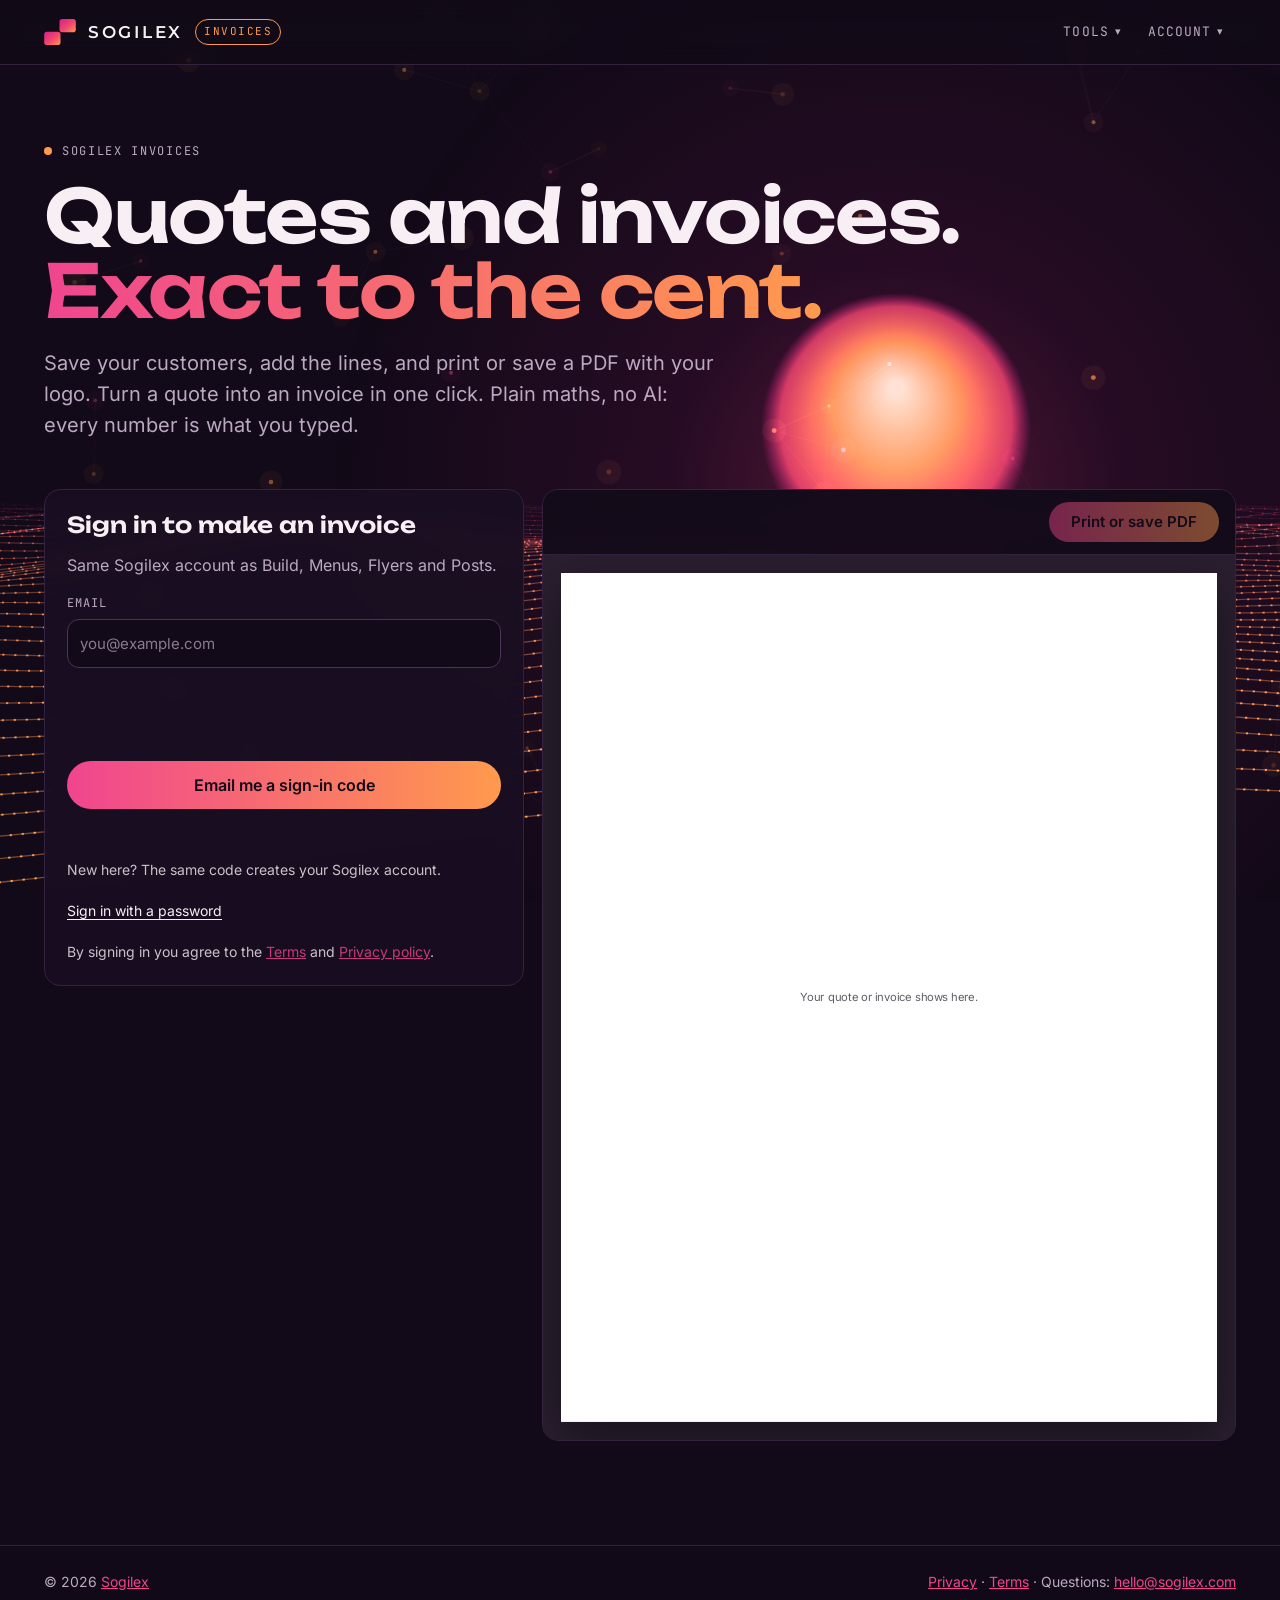
<file: invoices/index.html>
<!doctype html>
<html lang="en">
<head>
<meta charset="utf-8">
<meta name="viewport" content="width=device-width, initial-scale=1">
<title>Sogilex Invoices · quotes and invoices with exact totals</title>
<meta name="description" content="Make quotes and invoices with your logo, save your customers, turn a quote into an invoice in one click and print or save a PDF. Plain maths, exact to the cent.">
<meta name="theme-color" content="#120A18">
<link rel="icon" href="../favicon.svg" type="image/svg+xml">
<link rel="preload" href="../assets/fonts/unbounded-latin-600-normal.woff2" as="font" type="font/woff2" crossorigin>
<link rel="stylesheet" href="../assets/build.css">
<link rel="stylesheet" href="../assets/menus.css">
<link rel="stylesheet" href="../assets/invoices.css">
</head>
<body>
<a class="skip" href="#main">Skip to content</a>
<svg width="0" height="0" style="position: absolute" aria-hidden="true" focusable="false">
  <defs>
    <linearGradient id="sunset" x1="0" y1="0" x2="1" y2="1"><stop offset="0" stop-color="#D91E8C"/><stop offset="0.55" stop-color="#F2496B"/><stop offset="1" stop-color="#FF9A4D"/></linearGradient>
    <symbol id="mark" viewBox="0 0 124 102"><rect x="0" y="50" width="64" height="52" rx="11" fill="url(#sunset)"/><rect x="60" y="0" width="64" height="52" rx="11" fill="url(#sunset)"/></symbol>
  </defs>
</svg>
<canvas id="scene" aria-hidden="true"></canvas>

<header class="top">
  <div class="wrap row">
    <a class="mark" href="https://sogilex.com/" aria-label="Sogilex home"><svg width="32" height="26" aria-hidden="true"><use href="#mark"/></svg><span class="wordmark">SOGILEX</span><span class="product">Invoices</span></a>
    <nav aria-label="Main">
      <details class="navmenu">
        <summary>Tools</summary>
        <div class="navmenu-panel">
          <a href="../">Websites</a>
          <a href="../menus/">Menus</a>
          <a href="../flyers/">Flyers</a>
          <a href="../posts/">Posts</a>
          <a href="../invoices/" aria-current="page">Invoices</a>
        </div>
      </details>
      <details class="navmenu navmenu-right">
        <summary>Account</summary>
        <div class="navmenu-panel">
          <a href="../account/">Your account</a>
          <button class="navmenu-btn" type="button" id="pwbtn" hidden aria-haspopup="dialog">Password</button>
          <button class="navmenu-btn" type="button" id="signout" hidden>Sign out</button>
        </div>
      </details>
    </nav>
  </div>
</header>

<main id="main">
  <section class="hero wrap" aria-labelledby="hero-h">
    <p class="eyebrow"><span class="pulse" aria-hidden="true"></span>Sogilex Invoices</p>
    <h1 id="hero-h">Quotes and invoices.<br><span class="lime">Exact to the cent.</span></h1>
    <p class="lede" data-horizon>Save your customers, add the lines, and print or save a PDF with your logo. Turn a quote into an invoice in one click. Plain maths, no AI: every number is what you typed.</p>
  </section>

  <section class="wrap studio menu-studio" aria-label="Quotes and invoices">
    <div class="panel brief">
      <div id="signin" class="stack" hidden>
        <h2 class="panel-h">Sign in to make an invoice</h2>
        <p class="muted">Same Sogilex account as Build, Menus, Flyers and Posts.</p>
        <div id="signin-mount"></div>
      </div>
      <div id="editor" class="stack" hidden>
        <div class="panel-row">
          <h2 class="panel-h">Quotes &amp; invoices</h2>
          <span class="quota" id="save-state" aria-live="polite"></span>
        </div>
        <div id="fields"></div>
      </div>
    </div>

    <div class="panel preview menu-preview" aria-label="Preview">
      <div class="chrome">
        <span class="fit" id="fit" aria-live="polite"></span>
        <button class="btn" type="button" id="print">Print or save PDF</button>
      </div>
      <div class="sheet-wrap" id="sheet-wrap"><div class="sheets" id="sheets"></div></div>
    </div>
  </section>
</main>

<dialog id="pwdialog" class="pwdialog" aria-labelledby="pw-h">
  <div class="stack">
    <h2 class="panel-h" id="pw-h">Your password</h2>
    <div id="pw-mount"></div>
    <form method="dialog"><button class="btn btn-secondary" type="submit">Close</button></form>
  </div>
</dialog>

<footer class="foot">
  <div class="wrap row">
    <span>© 2026 <a href="https://sogilex.com/">Sogilex</a></span>
    <span><a href="https://sogilex.com/privacy/">Privacy</a> · <a href="https://sogilex.com/terms/">Terms</a> · Questions: <a href="mailto:hello@sogilex.com">hello@sogilex.com</a></span>
  </div>
</footer>

<div id="print-root" aria-hidden="true"></div>

<script src="../assets/vendor/supabase.js"></script>
<script src="../assets/sogilex-auth.js"></script>
<script src="../assets/upgrade.js" defer></script>
<script src="../assets/nav.js" defer></script>
<script src="../assets/brand.js" defer></script>
<script src="../assets/invoices.js" defer></script>
<script src="../assets/scene.js" defer></script>
</body>
</html>
</file>
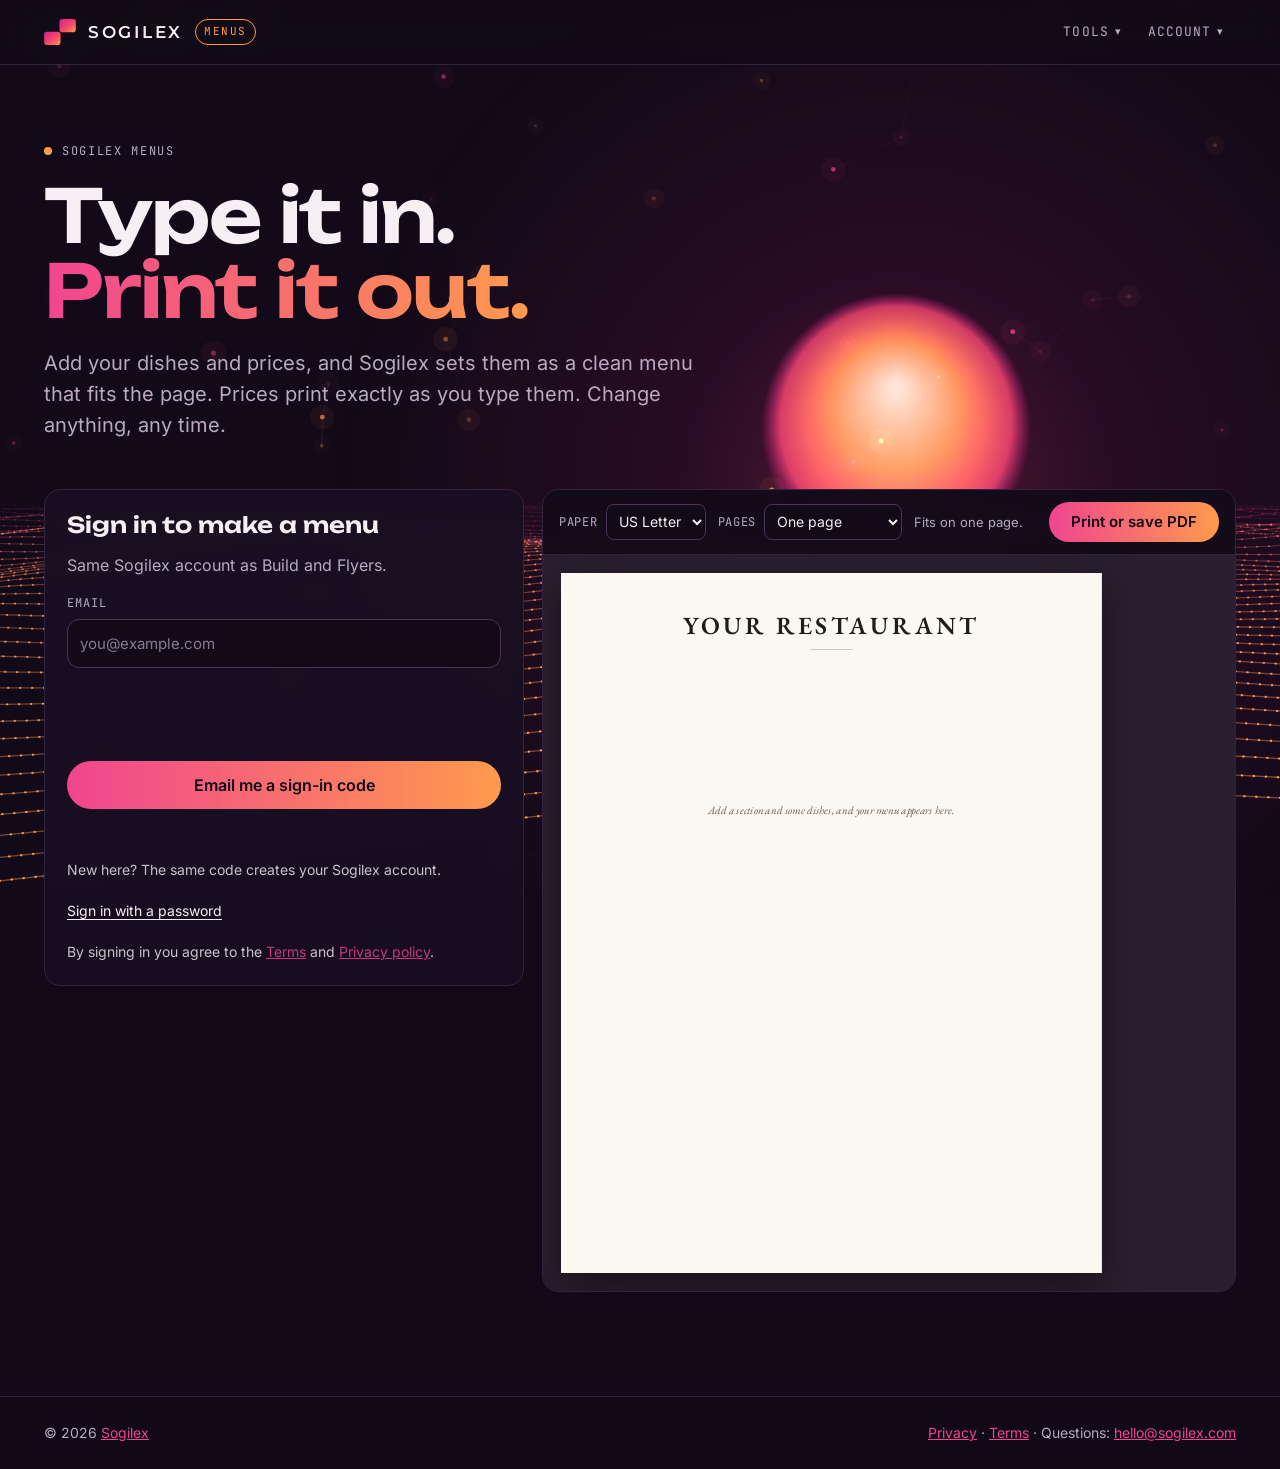
<file: menus/index.html>
<!doctype html>
<html lang="en">
<head>
<meta charset="utf-8">
<meta name="viewport" content="width=device-width, initial-scale=1">
<title>Sogilex Menus · type it in, print it out</title>
<meta name="description" content="Type your dishes and prices once and get a clean, print-ready restaurant menu. Prices print exactly as you typed them.">
<meta name="theme-color" content="#120A18">
<link rel="icon" href="../favicon.svg" type="image/svg+xml">
<link rel="preload" href="../assets/fonts/unbounded-latin-600-normal.woff2" as="font" type="font/woff2" crossorigin>
<link rel="stylesheet" href="../assets/build.css">
<link rel="stylesheet" href="../assets/menus.css">
<style id="page-size">@page { size: letter; margin: 0; }</style>
</head>
<body>
<a class="skip" href="#main">Skip to content</a>
<svg width="0" height="0" style="position: absolute" aria-hidden="true" focusable="false">
  <defs>
    <linearGradient id="sunset" x1="0" y1="0" x2="1" y2="1"><stop offset="0" stop-color="#D91E8C"/><stop offset="0.55" stop-color="#F2496B"/><stop offset="1" stop-color="#FF9A4D"/></linearGradient>
    <symbol id="mark" viewBox="0 0 124 102"><rect x="0" y="50" width="64" height="52" rx="11" fill="url(#sunset)"/><rect x="60" y="0" width="64" height="52" rx="11" fill="url(#sunset)"/></symbol>
  </defs>
</svg>
<canvas id="scene" aria-hidden="true"></canvas>

<header class="top">
  <div class="wrap row">
    <a class="mark" href="https://sogilex.com/" aria-label="Sogilex home"><svg width="32" height="26" aria-hidden="true"><use href="#mark"/></svg><span class="wordmark">SOGILEX</span><span class="product">Menus</span></a>
    <nav aria-label="Main">
      <details class="navmenu">
        <summary>Tools</summary>
        <div class="navmenu-panel">
          <a href="../">Websites</a>
          <a href="../menus/" aria-current="page">Menus</a>
          <a href="../flyers/">Flyers</a>
          <a href="../posts/">Posts</a>
          <a href="../invoices/">Invoices</a>
        </div>
      </details>
      <details class="navmenu navmenu-right">
        <summary>Account</summary>
        <div class="navmenu-panel">
          <a href="../account/">Your account</a>
          <button class="navmenu-btn" type="button" id="pwbtn" hidden aria-haspopup="dialog">Password</button>
          <button class="navmenu-btn" type="button" id="signout" hidden>Sign out</button>
        </div>
      </details>
    </nav>
  </div>
</header>

<main id="main">
  <section class="hero wrap" aria-labelledby="hero-h">
    <p class="eyebrow"><span class="pulse" aria-hidden="true"></span>Sogilex Menus</p>
    <h1 id="hero-h">Type it in.<br><span class="lime">Print it out.</span></h1>
    <p class="lede" data-horizon>Add your dishes and prices, and Sogilex sets them as a clean menu that fits the page. Prices print exactly as you type them. Change anything, any time.</p>
  </section>

  <section class="wrap studio menu-studio" aria-label="Make a menu">
    <div class="panel brief">
      <div id="signin" class="stack" hidden>
        <h2 class="panel-h">Sign in to make a menu</h2>
        <p class="muted">Same Sogilex account as Build and Flyers.</p>
        <div id="signin-mount"></div>
      </div>
      <div id="editor" class="stack" hidden>
        <div class="panel-row">
          <h2 class="panel-h">Your menu</h2>
          <span class="quota" id="save-state" aria-live="polite"></span>
        </div>
        <div id="fields"></div>
      </div>
    </div>

    <div class="panel preview menu-preview" aria-label="Preview of your printed menu">
      <div class="chrome">
        <label class="paper-pick">Paper
          <select id="paper">
            <option value="letter">US Letter</option>
            <option value="a4">A4</option>
          </select>
        </label>
        <label class="paper-pick">Pages
          <select id="pages">
            <option value="1">One page</option>
            <option value="2">Front and back</option>
          </select>
        </label>
        <span class="fit" id="fit" aria-live="polite"></span>
        <button class="btn" type="button" id="print">Print or save PDF</button>
      </div>
      <div class="sheet-wrap" id="sheet-wrap"><div class="sheets" id="sheets"></div></div>
    </div>
  </section>
</main>

<dialog id="pwdialog" class="pwdialog" aria-labelledby="pw-h">
  <div class="stack">
    <h2 class="panel-h" id="pw-h">Your password</h2>
    <div id="pw-mount"></div>
    <form method="dialog"><button class="btn btn-secondary" type="submit">Close</button></form>
  </div>
</dialog>

<footer class="foot">
  <div class="wrap row">
    <span>© 2026 <a href="https://sogilex.com/">Sogilex</a></span>
    <span><a href="https://sogilex.com/privacy/">Privacy</a> · <a href="https://sogilex.com/terms/">Terms</a> · Questions: <a href="mailto:hello@sogilex.com">hello@sogilex.com</a></span>
  </div>
</footer>

<div id="print-root" aria-hidden="true"></div>

<script src="../assets/vendor/supabase.js"></script>
<script src="../assets/sogilex-auth.js"></script>
<script src="../assets/upgrade.js" defer></script>
<script src="../assets/nav.js" defer></script>
<script src="../assets/brand.js" defer></script>
<script src="../assets/photos.js" defer></script>
<script src="../assets/vendor/qrcode.js" defer></script>
<script src="../assets/menus.js" defer></script>
<script src="../assets/scene.js" defer></script>
</body>
</html>
</file>
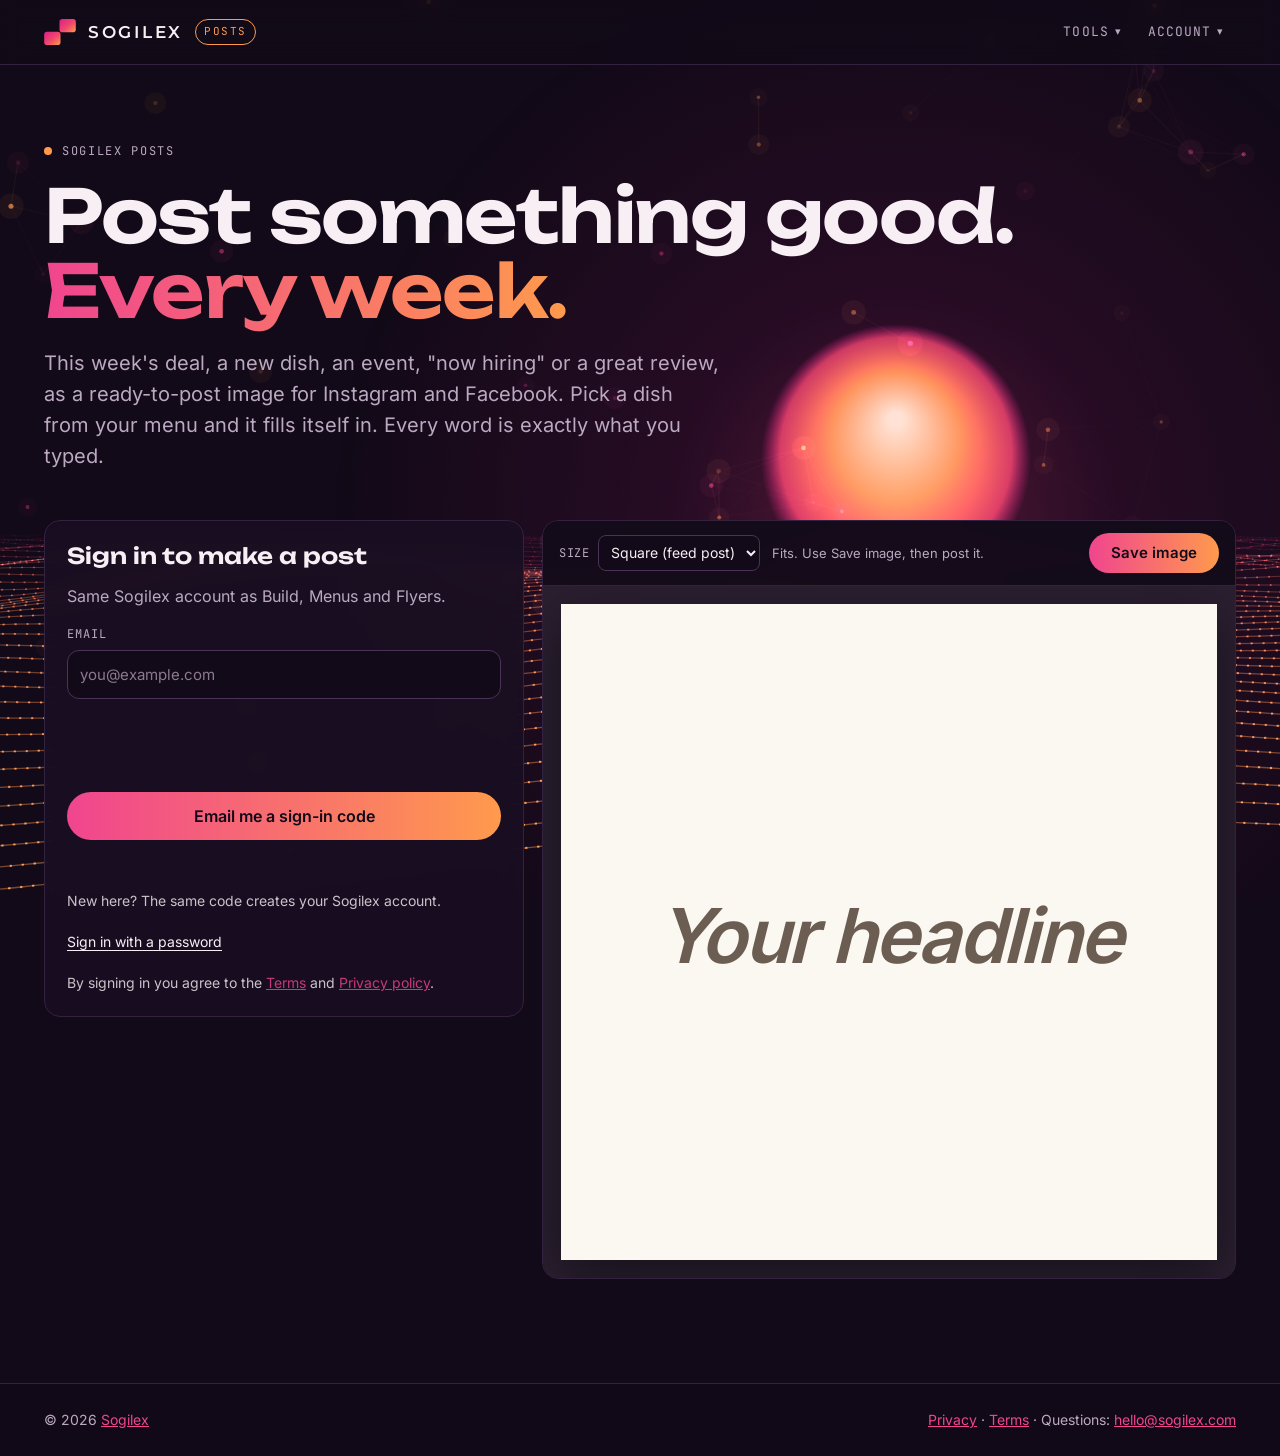
<file: posts/index.html>
<!doctype html>
<html lang="en">
<head>
<meta charset="utf-8">
<meta name="viewport" content="width=device-width, initial-scale=1">
<title>Sogilex Posts · social media posts for your business</title>
<meta name="description" content="Deals, events, new items, hiring and reviews as ready-to-post images for Instagram and Facebook. Every word is exactly what you typed.">
<meta name="theme-color" content="#120A18">
<link rel="icon" href="../favicon.svg" type="image/svg+xml">
<link rel="preload" href="../assets/fonts/unbounded-latin-600-normal.woff2" as="font" type="font/woff2" crossorigin>
<link rel="stylesheet" href="../assets/build.css">
<link rel="stylesheet" href="../assets/menus.css">
<link rel="stylesheet" href="../assets/flyers.css">
<style id="page-size">@page { size: letter; margin: 0; }</style>
</head>
<body data-tool="posts">
<a class="skip" href="#main">Skip to content</a>
<svg width="0" height="0" style="position: absolute" aria-hidden="true" focusable="false">
  <defs>
    <linearGradient id="sunset" x1="0" y1="0" x2="1" y2="1"><stop offset="0" stop-color="#D91E8C"/><stop offset="0.55" stop-color="#F2496B"/><stop offset="1" stop-color="#FF9A4D"/></linearGradient>
    <symbol id="mark" viewBox="0 0 124 102"><rect x="0" y="50" width="64" height="52" rx="11" fill="url(#sunset)"/><rect x="60" y="0" width="64" height="52" rx="11" fill="url(#sunset)"/></symbol>
  </defs>
</svg>
<canvas id="scene" aria-hidden="true"></canvas>

<header class="top">
  <div class="wrap row">
    <a class="mark" href="https://sogilex.com/" aria-label="Sogilex home"><svg width="32" height="26" aria-hidden="true"><use href="#mark"/></svg><span class="wordmark">SOGILEX</span><span class="product">Posts</span></a>
    <nav aria-label="Main">
      <details class="navmenu">
        <summary>Tools</summary>
        <div class="navmenu-panel">
          <a href="../">Websites</a>
          <a href="../menus/">Menus</a>
          <a href="../flyers/">Flyers</a>
          <a href="../posts/" aria-current="page">Posts</a>
          <a href="../invoices/">Invoices</a>
        </div>
      </details>
      <details class="navmenu navmenu-right">
        <summary>Account</summary>
        <div class="navmenu-panel">
          <a href="../account/">Your account</a>
          <button class="navmenu-btn" type="button" id="pwbtn" hidden aria-haspopup="dialog">Password</button>
          <button class="navmenu-btn" type="button" id="signout" hidden>Sign out</button>
        </div>
      </details>
    </nav>
  </div>
</header>

<main id="main">
  <section class="hero wrap" aria-labelledby="hero-h">
    <p class="eyebrow"><span class="pulse" aria-hidden="true"></span>Sogilex Posts</p>
    <h1 id="hero-h">Post something good.<br><span class="lime">Every week.</span></h1>
    <p class="lede" data-horizon>This week's deal, a new dish, an event, "now hiring" or a great review, as a ready-to-post image for Instagram and Facebook. Pick a dish from your menu and it fills itself in. Every word is exactly what you typed.</p>
  </section>

  <section class="wrap studio menu-studio" aria-label="Make a post">
    <div class="panel brief">
      <div id="signin" class="stack" hidden>
        <h2 class="panel-h">Sign in to make a post</h2>
        <p class="muted">Same Sogilex account as Build, Menus and Flyers.</p>
        <div id="signin-mount"></div>
      </div>
      <div id="editor" class="stack" hidden>
        <div class="panel-row">
          <h2 class="panel-h">Your post</h2>
          <span class="quota" id="save-state" aria-live="polite"></span>
        </div>
        <div id="fields"></div>
      </div>
    </div>

    <div class="panel preview menu-preview" aria-label="Preview of your post">
      <div class="chrome">
        <label class="paper-pick">Size
          <select id="size">
            <option value="square">Square (feed post)</option>
            <option value="story">Tall (story)</option>
          </select>
        </label>
        <span class="fit" id="fit" aria-live="polite"></span>
        <button class="btn btn-secondary" type="button" id="share" hidden>Share</button>
        <button class="btn" type="button" id="saveimg">Save image</button>
      </div>
      <div class="sheet-wrap" id="sheet-wrap"><div class="sheets" id="sheets"></div></div>
    </div>
  </section>
</main>

<dialog id="pwdialog" class="pwdialog" aria-labelledby="pw-h">
  <div class="stack">
    <h2 class="panel-h" id="pw-h">Your password</h2>
    <div id="pw-mount"></div>
    <form method="dialog"><button class="btn btn-secondary" type="submit">Close</button></form>
  </div>
</dialog>

<footer class="foot">
  <div class="wrap row">
    <span>© 2026 <a href="https://sogilex.com/">Sogilex</a></span>
    <span><a href="https://sogilex.com/privacy/">Privacy</a> · <a href="https://sogilex.com/terms/">Terms</a> · Questions: <a href="mailto:hello@sogilex.com">hello@sogilex.com</a></span>
  </div>
</footer>

<div id="print-root" aria-hidden="true"></div>

<script src="../assets/vendor/supabase.js"></script>
<script src="../assets/sogilex-auth.js"></script>
<script src="../assets/upgrade.js" defer></script>
<script src="../assets/nav.js" defer></script>
<script src="../assets/brand.js" defer></script>
<script src="../assets/photos.js" defer></script>
<script src="../assets/vendor/qrcode.js" defer></script>
<script src="../assets/flyers.js" defer></script>
<script src="../assets/scene.js" defer></script>
</body>
</html>
</file>
<file: assets/build.css>
/* Sogilex Build. Same look as sogilex.com: night plum, sunset gradient. Fonts self-hosted (SIL OFL). */
@font-face { font-family: "Unbounded"; font-weight: 500; font-display: swap; src: url("fonts/unbounded-latin-500-normal.woff2") format("woff2"); }
@font-face { font-family: "Unbounded"; font-weight: 600; font-display: swap; src: url("fonts/unbounded-latin-600-normal.woff2") format("woff2"); }
@font-face { font-family: "Inter"; font-weight: 400; font-display: swap; src: url("fonts/inter-latin-400-normal.woff2") format("woff2"); }
@font-face { font-family: "Inter"; font-weight: 500; font-display: swap; src: url("fonts/inter-latin-500-normal.woff2") format("woff2"); }
@font-face { font-family: "Inter"; font-weight: 600; font-display: swap; src: url("fonts/inter-latin-600-normal.woff2") format("woff2"); }
@font-face { font-family: "JetBrains Mono"; font-weight: 400; font-display: swap; src: url("fonts/jetbrains-mono-latin-400-normal.woff2") format("woff2"); }
@font-face { font-family: "Montserrat"; font-weight: 600; font-display: swap; src: url("fonts/montserrat-latin-600-normal.woff2") format("woff2"); }

:root {
  --bg: #120A18;
  --panel: rgba(26, 15, 34, .92);
  --line: #33223F;
  --ctl: #4A3357;
  --text: #F7EFF3;
  --mute: #BBA9C2;
  --lime: #FF9A4D;
  --magenta: #F0458F;
  --sunset: linear-gradient(90deg, #F0458F, #FF9A4D);
  --on-lime: #120A18;
  --warn: #f2b84b;
  --display: 'Unbounded', system-ui, sans-serif;
  --body: 'Inter', system-ui, -apple-system, 'Segoe UI', sans-serif;
  --mono: 'JetBrains Mono', ui-monospace, monospace;
  color-scheme: dark;
}
*, *::before, *::after { box-sizing: border-box; }
[hidden] { display: none !important; }
html { scroll-behavior: smooth; }
body {
  margin: 0; color: var(--text); font: 400 16px/1.55 var(--body); overflow-x: hidden;
  background: var(--bg) radial-gradient(ellipse 70% 45% at 70% 60vh, rgba(242, 73, 107, .25), rgba(217, 30, 140, .07) 45%, transparent 70%) no-repeat;
}
:focus-visible { outline: 2px solid var(--lime); outline-offset: 3px; border-radius: 4px; }
a { color: var(--magenta); }
a:hover { color: var(--lime); }
.skip { position: absolute; left: 12px; top: -60px; z-index: 20; background: var(--text); color: var(--bg); padding: 12px 16px; border-radius: 8px; }
.skip:focus { top: 12px; }
.grain { position: fixed; inset: -50%; z-index: 0; pointer-events: none; opacity: .05;
  background-image: url("data:image/svg+xml,%3Csvg xmlns='http://www.w3.org/2000/svg' width='160' height='160'%3E%3Cfilter id='n'%3E%3CfeTurbulence type='fractalNoise' baseFrequency='.85' numOctaves='3' stitchTiles='stitch'/%3E%3C/filter%3E%3Crect width='100%25' height='100%25' filter='url(%23n)'/%3E%3C/svg%3E"); }
.scene-on body { background: var(--bg); }
#scene { position: fixed; inset: 0; width: 100%; height: 100%; z-index: 0; pointer-events: none; }
header, main, footer { position: relative; z-index: 1; }
.wrap { max-width: 1240px; margin: 0 auto; padding: 0 24px; }
.row { display: flex; flex-wrap: wrap; gap: 12px 24px; align-items: center; justify-content: space-between; }
.stack { display: flex; flex-direction: column; gap: 16px; }
.muted { color: var(--mute); margin: 0; }

/* header */
.top { position: sticky; top: 0; z-index: 10; backdrop-filter: blur(12px); -webkit-backdrop-filter: blur(12px); background: rgba(18, 10, 24, .7); border-bottom: 1px solid var(--line); }
.top .row { min-height: 64px; }
.mark { color: var(--text); text-decoration: none; min-height: 44px; display: inline-flex; align-items: center; gap: 12px; }
.mark:hover { color: var(--text); }
.mark .wordmark { font-family: 'Montserrat', var(--body); font-weight: 600; font-size: 17px; letter-spacing: .16em; }
.mark .product { font-family: var(--mono); font-size: 11px; letter-spacing: .14em; text-transform: uppercase; color: var(--lime); border: 1px solid var(--lime); padding: 3px 8px; border-radius: 999px; }
nav { display: flex; gap: 2px; align-items: center; }
nav a, .navbtn { font-family: var(--mono); font-size: 13px; letter-spacing: .08em; text-transform: uppercase; color: var(--mute); text-decoration: none; min-height: 44px; padding: 0 12px; display: inline-flex; align-items: center; border-radius: 8px; background: none; border: 0; cursor: pointer; }
nav a:hover, .navbtn:hover { color: var(--text); background: rgba(255, 255, 255, .05); }

/* hero */
.eyebrow { font-family: var(--mono); font-size: 12px; letter-spacing: .14em; text-transform: uppercase; color: var(--mute); margin: 0; display: inline-flex; align-items: center; gap: 10px; }
.pulse { width: 8px; height: 8px; border-radius: 50%; background: var(--lime); animation: pulse 2.4s ease-out infinite; }
@keyframes pulse { 0% { box-shadow: 0 0 0 0 rgba(240, 69, 143, .55); } 70% { box-shadow: 0 0 0 12px rgba(240, 69, 143, 0); } 100% { box-shadow: 0 0 0 0 rgba(240, 69, 143, 0); } }
.hero { padding: 72px 24px 48px; }
.hero h1 { font-family: var(--display); font-weight: 600; font-size: clamp(2.6rem, 6vw, 4.6rem); line-height: 1.02; letter-spacing: -.02em; margin: 16px 0 20px; }
.lime { background: var(--sunset); -webkit-background-clip: text; background-clip: text; color: transparent; }
.lede { font-size: clamp(17px, 1.8vw, 20px); color: var(--mute); max-width: 52ch; margin: 0; }

/* studio */
.studio { display: grid; grid-template-columns: minmax(0, 420px) minmax(0, 1fr); gap: 18px; align-items: start; padding-bottom: 24px; }
.panel { background: var(--panel); border: 1px solid var(--line); border-radius: 16px; backdrop-filter: blur(8px); -webkit-backdrop-filter: blur(8px); }
.brief { padding: 22px; position: sticky; top: 84px; }
.panel-h { font-family: var(--display); font-weight: 600; font-size: 22px; line-height: 1.15; margin: 0; }
.panel-row { display: flex; justify-content: space-between; align-items: baseline; gap: 12px; flex-wrap: wrap; }
.quota { font-family: var(--mono); font-size: 12px; letter-spacing: .06em; text-transform: uppercase; color: var(--lime); }
.quota.out { color: var(--warn); }
.field { display: flex; flex-direction: column; gap: 6px; border: 0; margin: 0; padding: 0; min-width: 0; }
.field label, .field legend { font-family: var(--mono); font-size: 12px; letter-spacing: .08em; text-transform: uppercase; color: var(--mute); padding: 0; }
.opt { text-transform: none; letter-spacing: 0; }
.hint { font-family: var(--mono); font-size: 11px; color: var(--mute); align-self: flex-end; }
.input { width: 100%; min-height: 44px; padding: 12px; border-radius: 12px; background: #120A18; color: var(--text); border: 1px solid var(--ctl); font: inherit; font-size: 15px; }
textarea.input { resize: vertical; line-height: 1.5; min-height: 140px; }
.input::placeholder { color: #8A7A91; }
.input:focus { outline: none; border-color: var(--magenta); box-shadow: 0 0 0 4px rgba(240, 69, 143, .2); }
.chips { display: flex; flex-wrap: wrap; gap: 8px; }
.chips label { position: relative; cursor: pointer; }
.chips input { position: absolute; opacity: 0; width: 1px; height: 1px; }
.chips span { display: inline-flex; align-items: center; min-height: 44px; padding: 0 14px; border-radius: 99px; border: 1px solid var(--ctl); color: var(--mute); font-family: var(--mono); font-size: 12px; letter-spacing: .06em; text-transform: uppercase; transition: all .15s; }
.chips input:checked + span { background: var(--sunset); border-color: transparent; color: var(--on-lime); }
.chips input:focus-visible + span { outline: 3px solid var(--lime); outline-offset: 2px; }
.accent-row { display: flex; flex-wrap: wrap; gap: 10px; align-items: center; }
#accent { width: 44px; height: 44px; border: 1px solid var(--ctl); border-radius: 10px; background: #120A18; padding: 4px; cursor: pointer; }
.swatches { display: flex; gap: 6px; }
.swatches button { width: 32px; height: 32px; border-radius: 50%; border: 2px solid #120A18; background: var(--c); box-shadow: 0 0 0 1px var(--ctl); cursor: pointer; position: relative; }
.swatches button::after { content: ""; position: absolute; inset: -6px; } /* 44px tap target */
.check-inline { display: inline-flex; align-items: center; gap: 8px; min-height: 44px; font-size: 14px; color: var(--mute); text-transform: none !important; letter-spacing: 0 !important; font-family: var(--body) !important; cursor: pointer; }
.check-inline input { width: 18px; height: 18px; accent-color: var(--lime); }

.btn { background: var(--sunset); color: var(--on-lime); font: 600 16px var(--body); border: 0; text-decoration: none; min-height: 48px; padding: 0 22px; border-radius: 999px; display: inline-flex; align-items: center; justify-content: center; gap: 8px; cursor: pointer; transition: transform .2s, box-shadow .2s, opacity .2s; }
.btn:hover:not(:disabled) { transform: translateY(-2px); box-shadow: 0 10px 30px rgba(240, 69, 143, .25); }
.btn:disabled { opacity: .45; cursor: not-allowed; }
.btn.big { min-height: 56px; font-size: 17px; }
.btn.working { background: repeating-linear-gradient(-45deg, #F0458F 0 14px, #FF9A4D 14px 28px); background-size: 40px 40px; animation: stripes 1s linear infinite; opacity: 1; }
@keyframes stripes { to { background-position: 40px 0; } }
.ghost { color: var(--text); background: rgba(255, 255, 255, .03); border: 1px solid var(--ctl); font: 500 15px var(--body); min-height: 48px; padding: 0 18px; border-radius: 999px; cursor: pointer; }
.ghost:hover:not(:disabled) { border-color: var(--mute); }
.ghost:disabled { opacity: .45; cursor: not-allowed; }
.status { margin: 0; font-size: 15px; min-height: 1.5em; color: var(--mute); }
.status.ok { color: var(--lime); }
.status.err { color: var(--warn); }

/* preview */
.preview { overflow: hidden; display: flex; flex-direction: column; }
.chrome { display: flex; align-items: center; gap: 12px; padding: 12px 16px; border-bottom: 1px solid var(--line); background: rgba(18, 10, 24, .7); }
.lights { display: flex; gap: 6px; }
.lights i { width: 10px; height: 10px; border-radius: 50%; background: #3a3e46; }
.lights i { background: #4A3357; }
.addr { flex: 1; min-width: 0; font-family: var(--mono); font-size: 12px; color: var(--mute); background: #120A18; border: 1px solid var(--line); border-radius: 8px; padding: 6px 10px; overflow: hidden; text-overflow: ellipsis; white-space: nowrap; }
.size { font-family: var(--mono); font-size: 12px; color: var(--lime); min-width: 6ch; text-align: right; }
.frame-wrap { position: relative; height: min(72vh, 760px); min-height: 420px; background: #fff; }
#frame { width: 100%; height: 100%; border: 0; display: block; background: #fff; }
.empty { position: absolute; inset: 0; display: grid; place-items: center; background: #120A18; color: var(--mute); text-align: center; padding: 24px; }
.empty p { position: relative; margin: 0; font-family: var(--mono); font-size: 13px; letter-spacing: .06em; text-transform: uppercase; }
.empty-grid { position: absolute; inset: 0; background:
  linear-gradient(rgba(240, 69, 143, .06) 1px, transparent 1px) 0 0 / 100% 36px,
  linear-gradient(90deg, rgba(240, 69, 143, .06) 1px, transparent 1px) 0 0 / 36px 100%; }
.preview.building .empty-grid { animation: scan 2.2s linear infinite; }
@keyframes scan { to { background-position: 0 36px, 36px 0; } }
.actions { display: flex; flex-wrap: wrap; gap: 10px; padding: 14px 16px; border-top: 1px solid var(--line); }

/* info sections */
.block { padding: 72px 24px 8px; }
.block h2 { font-family: var(--display); font-weight: 600; font-size: clamp(2rem, 4vw, 3.2rem); line-height: 1.08; margin: 0 0 28px; }
.steps { list-style: none; margin: 0; padding: 0; display: grid; grid-template-columns: repeat(3, minmax(0, 1fr)); gap: 16px; }
.steps li { background: var(--panel); border: 1px solid var(--line); border-radius: 16px; padding: 22px; }
.steps .n { font-family: var(--mono); font-size: 13px; color: var(--lime); }
.steps h3 { font-size: 19px; font-weight: 600; margin: 10px 0 6px; }
.steps p { margin: 0; color: var(--mute); }
.notes { margin: 0; padding: 0; list-style: none; display: grid; gap: 10px; max-width: 78ch; }
.notes li { padding: 14px 18px; border: 1px solid var(--line); border-radius: 12px; background: var(--panel); color: var(--mute); }
.notes b { color: var(--text); font-weight: 600; }
.notes code { font-family: var(--mono); font-size: 13px; color: var(--lime); }
.foot { border-top: 1px solid var(--line); margin-top: 80px; background: rgba(18, 10, 24, .92); }
.foot .row { min-height: 72px; font-size: 14px; color: var(--mute); }

@media (max-width: 900px) {
  .studio { grid-template-columns: minmax(0, 1fr); }
  .brief { position: static; }
  .steps { grid-template-columns: minmax(0, 1fr); }
  .frame-wrap { height: 70vh; }
}
@media (prefers-reduced-motion: reduce) {
  *, *::before, *::after { animation: none !important; transition: none !important; scroll-behavior: auto !important; }
}

/* password dialog */
.pwdialog { max-width: min(440px, calc(100vw - 32px)); width: 100%; padding: 24px; border-radius: 16px; background: var(--panel); color: var(--text); border: 1px solid var(--ctl); }
.pwdialog::backdrop { background: rgba(0, 0, 0, .6); }
.pwdialog form[method="dialog"] { margin: 0; }
.btn-secondary { background: transparent; color: var(--text); border: 1px solid var(--ctl); }
.btn-secondary:hover:not(:disabled) { box-shadow: none; border-color: var(--text); }

/* publishing */
.publish { border-top: 1px solid var(--line); padding: 16px; display: flex; flex-direction: column; gap: 10px; }
.pub-form { display: flex; flex-direction: column; gap: 6px; margin: 0; }
.pub-form label { font-family: var(--mono); font-size: 12px; letter-spacing: .08em; text-transform: uppercase; color: var(--mute); }
.pub-row { display: flex; flex-wrap: wrap; align-items: center; gap: 8px; }
.pub-row .input { flex: 1 1 180px; width: auto; }
.mail-form { margin-top: 10px; padding-top: 12px; border-top: 1px solid var(--line); }
.mail-form .hint-line.ok { color: var(--lime); }
.mail-form .hint-line.err { color: var(--warn); }
.pub-suffix { font-family: var(--mono); font-size: 14px; color: var(--mute); }
.hint-line { margin: 0; font-size: 13px; color: var(--mute); }
.linkish { background: none; border: 0; padding: 0; font: inherit; color: var(--magenta); text-decoration: underline; text-underline-offset: 3px; cursor: pointer; min-height: 32px; }
.linkish:hover { color: var(--lime); }
.msgdialog { max-width: min(640px, calc(100vw - 32px)); }
.msg-list { display: flex; flex-direction: column; gap: 10px; max-height: 60vh; overflow: auto; }
.msg { border: 1px solid var(--line); border-radius: 12px; padding: 12px 14px; background: rgba(18, 10, 24, .6); }
.msg time { display: block; font-family: var(--mono); font-size: 12px; color: var(--mute); margin-bottom: 6px; }
.msg dl { margin: 0; display: grid; grid-template-columns: auto 1fr; gap: 4px 12px; }
.msg dt { color: var(--mute); font-size: 14px; }
.msg dd { margin: 0; white-space: pre-wrap; overflow-wrap: anywhere; }

/* logo (brand kit) */
.logo-drop { display: flex; flex-direction: column; align-items: center; justify-content: center; gap: 4px; min-height: 104px; padding: 16px; border: 2px dashed var(--ctl); border-radius: 14px; background: rgba(18, 10, 24, .5); color: var(--mute); text-align: center; cursor: pointer; transition: border-color .15s, background .15s; }
.logo-drop strong { color: var(--text); font-weight: 600; font-size: 16px; }
.logo-drop span { font-size: 13px; }
.logo-drop:hover, .logo-drop.over { border-color: var(--lime); background: rgba(255, 154, 77, .08); }
.logo-drop:focus-visible { outline: 2px solid var(--lime); outline-offset: 3px; }
.logo-have { display: flex; gap: 14px; align-items: center; }
.logo-thumb { flex: 0 0 auto; width: 120px; height: 72px; border-radius: 10px; border: 1px solid var(--line); display: grid; place-items: center; padding: 8px; background: repeating-conic-gradient(#2a1f30 0 25%, #20172a 0 50%) 0 0 / 16px 16px; }
.logo-thumb img { max-width: 100%; max-height: 100%; object-fit: contain; }
.logo-meta { display: flex; flex-direction: column; gap: 4px; min-width: 0; }
.logo-name { font-size: 14px; overflow: hidden; text-overflow: ellipsis; white-space: nowrap; }
.logo-colors { display: inline-flex; align-items: center; gap: 6px; font-size: 13px; color: var(--mute); }
.logo-colors i { width: 16px; height: 16px; border-radius: 50%; border: 1px solid rgba(255, 255, 255, .25); display: inline-block; }
.logo-actions { display: inline-flex; gap: 14px; }
.logo-status:empty { display: none; }
.linkish { background: none; border: 0; padding: 0; font: inherit; color: var(--magenta); text-decoration: underline; text-underline-offset: 3px; cursor: pointer; min-height: 32px; }
.linkish:hover { color: var(--lime); }

.fake-label { font-family: var(--mono); font-size: 12px; letter-spacing: .08em; text-transform: uppercase; color: var(--mute); }
.swatches .logo-swatch { box-shadow: 0 0 0 1px var(--lime); }

/* Your sites: reopen any finished build */
.versions { display: flex; align-items: center; gap: 10px; padding: 10px 16px; border-bottom: 1px solid var(--line); background: rgba(18, 10, 24, .7); }
.versions label { font-family: var(--mono); font-size: 12px; letter-spacing: .06em; text-transform: uppercase; color: var(--mute); white-space: nowrap; }
.versions select { flex: 1; min-width: 0; min-height: 38px; border-radius: 8px; background: #120A18; color: var(--text); border: 1px solid var(--ctl); font: 14px var(--body); padding: 0 8px; text-overflow: ellipsis; }
.versions select:disabled { opacity: .6; }

/* Phones: four header links (signed in) must fit without sideways scrolling */
@media (max-width: 520px) {
  nav { flex-wrap: wrap; }
  nav a, .navbtn { padding: 0 8px; font-size: 12px; letter-spacing: .04em; }
}

/* Change your site: chat edits */
.sr-only { position: absolute; width: 1px; height: 1px; padding: 0; margin: -1px; overflow: hidden; clip: rect(0 0 0 0); white-space: nowrap; border: 0; }
.editchat { padding: 14px 16px; border-bottom: 1px solid var(--line); background: rgba(18, 10, 24, .55); display: flex; flex-direction: column; gap: 10px; }
.edit-intro { margin: 0; font-size: 14px; }
.quick { display: flex; flex-direction: column; gap: 6px; }
.quick-h { font-family: var(--mono); font-size: 11px; letter-spacing: .1em; text-transform: uppercase; color: var(--mute); }
.quick-btns { display: flex; flex-wrap: wrap; gap: 6px; }
.quick-btns button { min-height: 36px; padding: 0 12px; border-radius: 999px; border: 1px solid var(--ctl); background: transparent; color: var(--text); font: 14px var(--body); cursor: pointer; }
.quick-btns button:hover:not(:disabled) { border-color: var(--lime); color: var(--lime); }
.quick-btns button:disabled { opacity: .5; cursor: not-allowed; }
.chatlog { display: flex; flex-direction: column; gap: 8px; max-height: 220px; overflow-y: auto; }
.chatlog:empty { display: none; }
.bubble { max-width: 88%; padding: 10px 12px; border-radius: 12px; font-size: 14px; line-height: 1.45; white-space: pre-wrap; overflow-wrap: anywhere; }
.bubble.owner { align-self: flex-end; background: rgba(242, 73, 107, .16); border: 1px solid rgba(242, 73, 107, .35); }
.bubble.sogilex { align-self: flex-start; background: #1A1120; border: 1px solid var(--line); }
.bubble.err { border-color: var(--warn); color: var(--text); }
.bubble.working { color: var(--mute); font-style: italic; }
.edit-form { display: flex; flex-direction: column; gap: 8px; }
.edit-form textarea { min-height: 64px; resize: vertical; }
.edit-row { display: flex; flex-wrap: wrap; gap: 8px; justify-content: flex-end; align-items: center; }
.edit-row #undo { margin-right: auto; }

/* Your photos */
.photo-drop { display: flex; flex-direction: column; gap: 4px; align-items: center; justify-content: center; width: 100%; min-height: 84px; padding: 14px; border: 2px dashed var(--ctl); border-radius: 14px; background: rgba(18, 10, 24, .45); color: var(--text); font: 14px var(--body); cursor: pointer; text-align: center; }
.photo-drop strong { font-size: 16px; font-weight: 600; }
.photo-drop span { color: var(--mute); font-size: 13px; }
.photo-drop:hover, .photo-drop.over { border-color: var(--lime); }
.photo-drop:disabled { opacity: .6; cursor: progress; }
.photo-count { display: block; margin-top: 8px; font-family: var(--mono); font-size: 12px; letter-spacing: .06em; color: var(--mute); }
.photo-count:empty { display: none; }
.photo-grid { display: grid; grid-template-columns: repeat(auto-fill, minmax(116px, 1fr)); gap: 10px; margin-top: 8px; }
.photo-grid:empty { display: none; }
.photo { position: relative; margin: 0; display: flex; flex-direction: column; gap: 6px; }
.photo img { width: 100%; aspect-ratio: 4 / 3; object-fit: cover; border-radius: 10px; background: #1A1120; display: block; }
.photo-x { position: absolute; top: 6px; right: 6px; width: 32px; height: 32px; border-radius: 50%; border: 1px solid rgba(255, 255, 255, .35); background: rgba(18, 10, 24, .8); color: #fff; font-size: 13px; cursor: pointer; }
.photo-x:hover { border-color: var(--warn); color: var(--warn); }
.photo-name.input { min-height: 36px; padding: 6px 8px; font-size: 13px; }
.photo-status { margin: 6px 0 0; font-size: 13px; color: var(--mute); }
.photo-status:empty { display: none; }
.photo-status.err { color: var(--warn); }
.photo-hint { margin: 6px 0 0; font-size: 12.5px; color: var(--mute); line-height: 1.45; }
#use-photos-row { margin-top: 8px; }
.photo-drop:focus-visible { outline: 2px solid var(--lime); outline-offset: 3px; }

/* Phones: once a site is open, show it (with "Change your site") before the brief for a new build */
@media (max-width: 900px) {
  body.has-site .studio > .preview { order: -1; }
}
.chat-action { margin-top: 8px; min-height: 38px; font-size: 14px; padding: 0 16px; }
.photo-add { min-height: 34px; border-radius: 999px; border: 1px solid var(--lime); background: transparent; color: var(--lime); font: 600 13px var(--body); cursor: pointer; padding: 0 10px; }
.photo-add:hover { background: rgba(255, 154, 77, .12); }
.photo-on { font-size: 12px; color: var(--mute); text-align: center; }
.photo-addall { width: 100%; min-height: 42px; margin-top: 8px; font-size: 15px; }

/* ---------- menu bar drop-downs (Tools, Account) ---------- */
.navmenu { position: relative; }
.navmenu > summary { list-style: none; cursor: pointer; font-family: var(--mono); font-size: 13px; letter-spacing: .08em; text-transform: uppercase; color: var(--mute);
  min-height: 44px; padding: 0 12px; display: inline-flex; align-items: center; gap: 6px; border-radius: 8px; user-select: none; }
.navmenu > summary::-webkit-details-marker { display: none; }
.navmenu > summary::after { content: "▾"; font-size: 11px; transition: transform .15s ease; }
.navmenu[open] > summary::after { transform: rotate(180deg); }
.navmenu > summary:hover, .navmenu[open] > summary { color: var(--text); background: rgba(255, 255, 255, .05); }
.navmenu > summary:focus-visible { outline: 2px solid var(--lime); outline-offset: 2px; }
.navmenu-panel { position: absolute; top: calc(100% + 6px); left: 0; z-index: 30; min-width: 190px; padding: 6px; display: flex; flex-direction: column;
  background: #1A0F22; border: 1px solid var(--line); border-radius: 12px; box-shadow: 0 18px 40px rgba(0, 0, 0, .5); }
.navmenu-right .navmenu-panel { left: auto; right: 0; }
.navmenu-panel a, .navmenu-panel .navmenu-btn { display: flex; align-items: center; min-height: 44px; padding: 0 12px; border-radius: 8px; text-align: left;
  font: 500 15px var(--body); letter-spacing: 0; text-transform: none; color: var(--text); text-decoration: none; background: none; border: 0; cursor: pointer; width: 100%; }
.navmenu-panel a:hover, .navmenu-panel .navmenu-btn:hover { background: rgba(255, 255, 255, .06); }
.navmenu-panel a[aria-current="page"] { color: var(--lime); }
.navmenu-panel a[aria-current="page"]::after { content: "·  here"; margin-left: auto; font-family: var(--mono); font-size: 11px; color: var(--mute); }
.navmenu-panel [hidden] { display: none; }
@media (max-width: 640px) {
  .navmenu > summary { padding: 0 8px; font-size: 12px; letter-spacing: .04em; }
  /* On phones the menu bar sits on its own line at the left, so both menus open to the right. */
  .navmenu-right .navmenu-panel { left: 0; right: auto; }
}

/* ---------- pro tips (Build) ---------- */
.protip { margin-top: 4px; border: 1px solid var(--line); border-radius: 12px; padding: 0 14px; background: rgba(18, 10, 24, .45); }
.protip > summary { cursor: pointer; list-style: none; min-height: 44px; display: flex; align-items: center; gap: 8px; font-size: 14px; font-weight: 600; color: var(--lime); }
.protip > summary::-webkit-details-marker { display: none; }
.protip > summary::before { content: "💡"; }
.protip > summary::after { content: "▾"; margin-left: auto; color: var(--mute); transition: transform .15s ease; }
.protip[open] > summary::after { transform: rotate(180deg); }
.protip p { margin: 0 0 10px; font-size: 14px; color: var(--mute); }
.protip-prompt { padding: 12px; border-radius: 10px; border: 1px dashed var(--ctl); background: #120A18; color: var(--text) !important; font-size: 13px !important; line-height: 1.5; user-select: all; }
.protip-copy { margin-bottom: 14px; min-height: 40px; font-size: 14px; }
.protip-line { margin: 6px 0 0; font-size: 13px; color: var(--mute); }

/* ---------- Adjust photos (Build) ---------- */
.adjust-bar { border-bottom: 1px solid var(--line); padding: 12px 16px; display: flex; flex-direction: column; gap: 10px; background: rgba(242, 73, 107, .08); }
.adjust-msg { margin: 0; font-size: 14px; color: var(--text); }
.adjust-msg.err { color: var(--warn); }
.adjust-row { display: flex; flex-wrap: wrap; gap: 8px 12px; align-items: center; }
.adjust-gap { flex: 1; }
.adjust-row .btn, .adjust-row .ghost { min-height: 40px; font-size: 14px; }

/* business hours (in the brief) */
.hours { border: 1px solid var(--line); border-radius: 12px; padding: 0 14px; background: rgba(18, 10, 24, .45); gap: 10px; }
.hours[open] { padding-bottom: 14px; }
.hours > summary { cursor: pointer; list-style: none; min-height: 48px; display: flex; align-items: center; justify-content: space-between; gap: 10px; }
.hours > summary::-webkit-details-marker { display: none; }
.hours > summary::after { content: "+"; font: 600 18px var(--body); color: var(--lime); }
.hours[open] > summary::after { content: "–"; }
.hours > summary:focus-visible { outline: 3px solid var(--lime); outline-offset: 2px; border-radius: 8px; }
.hours-sum { margin-left: auto; font-family: var(--mono); font-size: 11px; letter-spacing: .06em; text-transform: uppercase; color: var(--lime); }
.hours-days { display: flex; flex-direction: column; gap: 8px; }
.hours-row { display: grid; grid-template-columns: 88px minmax(0, 1fr); gap: 6px 8px; align-items: center; }
.hours .hours-day { font: 500 14px var(--body); color: var(--text); text-transform: none; letter-spacing: 0; }
.hours-mode { min-height: 40px; padding: 6px 10px; }
.hours-times { grid-column: 1 / -1; display: flex; flex-wrap: wrap; gap: 6px 10px; align-items: center; padding-left: 96px; }
.hours-times[hidden], .hours-range[hidden], .hours-add[hidden] { display: none; }
.hours-range { display: inline-flex; flex-wrap: wrap; align-items: center; gap: 6px; max-width: 100%; }
.hours-time { width: auto; min-height: 40px; padding: 6px 8px; color-scheme: dark; }
.hours-to { font-size: 13px; color: var(--mute); }
.hours-add { font-size: 13px; }
.hours-copy { align-self: flex-start; min-height: 40px; font-size: 14px; }
.hours .hours-note-l { margin-top: 4px; }
@media (max-width: 480px) { .hours-times { padding-left: 0; } .hours-time { flex: 1 1 100px; min-width: 0; font-size: 14px; padding: 6px; } }

/* link preview picture (in Publish) */
.og { border: 0; margin: 10px 0 0; padding: 12px 0 0; border-top: 1px solid var(--line); display: flex; flex-direction: column; gap: 8px; min-width: 0; }
.og legend { font-family: var(--mono); font-size: 12px; letter-spacing: .08em; text-transform: uppercase; color: var(--mute); padding: 0; float: left; width: 100%; margin-bottom: 4px; }
.og-choices { display: flex; gap: 8px; overflow-x: auto; padding: 4px 2px 6px; }
.og-choice { position: relative; flex: 0 0 84px; display: flex; flex-direction: column; gap: 4px; cursor: pointer; text-transform: none !important; letter-spacing: 0 !important; }
.og-choice input { position: absolute; opacity: 0; width: 1px; height: 1px; }
.og-tile { display: grid; place-items: center; width: 84px; height: 56px; border-radius: 10px; overflow: hidden; border: 2px solid var(--ctl); background: #120A18; }
.og-tile img { width: 100%; height: 100%; object-fit: cover; display: block; }
.og-tile img.og-logo { object-fit: contain; padding: 6px; background: #fff; }
.og-auto { font-family: var(--mono); font-size: 12px; letter-spacing: .08em; text-transform: uppercase; color: var(--lime); }
.og-label { font: 12px/1.3 var(--body); color: var(--mute); white-space: nowrap; overflow: hidden; text-overflow: ellipsis; }
.og-choice input:checked + .og-tile { border-color: var(--magenta); box-shadow: 0 0 0 3px rgba(240, 69, 143, .3); }
.og-choice input:checked ~ .og-label { color: var(--text); }
.og-choice input:focus-visible + .og-tile { outline: 3px solid var(--lime); outline-offset: 2px; }
.og-card { display: flex; flex-direction: column; max-width: 360px; border-radius: 12px; overflow: hidden; border: 1px solid var(--ctl); background: #1E1424; }
.og-img { aspect-ratio: 1.91 / 1; background: #120A18; display: grid; place-items: center; overflow: hidden; }
.og-img img { width: 100%; height: 100%; object-fit: cover; display: block; }
.og-img.is-logo { background: #fff; }
.og-img.is-logo img { width: auto; height: auto; max-width: 60%; max-height: 60%; object-fit: contain; }
.og-img.is-none { display: none; }
.og-meta { padding: 10px 12px; display: flex; flex-direction: column; gap: 2px; }
.og-host { font: 12px var(--mono); color: var(--mute); text-transform: lowercase; }
.og-title { font: 600 15px/1.3 var(--body); color: var(--text); overflow: hidden; text-overflow: ellipsis; white-space: nowrap; }

/* Adjust photos: frame shape */
.adjust-shape-l { font-family: var(--mono); font-size: 12px; letter-spacing: .08em; text-transform: uppercase; color: var(--mute); }
.adjust-shape { width: auto; min-height: 44px; padding: 8px 10px; flex: 0 1 260px; }
.adjust-shape:disabled { opacity: .5; }
.adjust-zoom-w { display: inline-flex; align-items: center; gap: 8px; flex: 0 1 220px; min-height: 44px; }
.adjust-zoom { flex: 1; min-width: 110px; accent-color: #F2496B; height: 28px; }
.adjust-zoom:disabled { opacity: .5; }
.adjust-zoom-v { font-family: var(--mono); font-size: 13px; color: var(--mute); min-width: 4ch; text-align: right; }
.ph-row { margin: 0; }
.ph-fields { display: flex; flex-wrap: wrap; align-items: center; gap: 8px; width: 100%; }
.ph-fields[hidden] { display: none; }
.ph-label { font: 600 13px var(--mono); color: var(--lime); padding: 6px 10px; border: 1px solid var(--ctl); border-radius: 8px; }
.ph-input { flex: 1 1 200px; width: auto; min-height: 44px; }
.adjust-actions { margin-left: auto; display: inline-flex; gap: 8px; }

/* ---------- upgrade prompts (assets/upgrade.js), every tool ---------- */
.up-dlg { width: min(560px, calc(100vw - 32px)); max-height: calc(100vh - 48px); overflow: auto; padding: 24px; border-radius: 20px; border: 1px solid var(--ctl); background: #1A0F22; color: var(--text); box-shadow: 0 30px 80px rgba(0, 0, 0, .6); }
.up-dlg::backdrop { background: rgba(10, 5, 14, .72); }
.up-dlg h2 { margin: 0 0 8px; font: 600 21px/1.2 var(--display); }
.up-msg { margin: 0 0 16px; color: var(--mute); }
.up-plans { display: grid; gap: 12px; grid-template-columns: repeat(auto-fit, minmax(200px, 1fr)); margin: 0 0 16px; }
.up-plan { display: flex; flex-direction: column; gap: 8px; padding: 16px; border-radius: 14px; border: 1px solid var(--ctl); background: #120A18; }
.up-plan.up-best { border-color: #F2496B; }
.up-plan p { margin: 0; color: var(--mute); font-size: 14px; flex: 1; }
.up-plan-top { display: flex; justify-content: space-between; align-items: baseline; gap: 8px; }
.up-price { font-weight: 600; white-space: nowrap; }
.up-plan .btn, .up-plan .up-choose { min-height: 44px; font-size: 15px; text-decoration: none; display: inline-flex; align-items: center; justify-content: center; }
.up-foot { display: flex; justify-content: space-between; align-items: center; gap: 12px; flex-wrap: wrap; }
.up-bar { display: flex; flex-wrap: wrap; align-items: center; gap: 4px 8px; margin: 0 0 14px; padding: 8px 14px; border-radius: 999px; border: 1px solid var(--ctl); background: #120A18; font-size: 14px; color: var(--mute); width: fit-content; max-width: 100%; }
.up-bar[hidden] { display: none; }
.up-bar a { color: #FF9A4D; }
.up-bar.up-full { border-color: #F2496B; color: var(--text); }
.up-tag { font: 12px var(--mono, monospace); letter-spacing: .12em; text-transform: uppercase; color: #FF9A4D; }
.up-foot .linkbtn { background: none; border: 0; padding: 0; color: #FF9A4D; font: inherit; text-decoration: underline; cursor: pointer; }

/* Blanks left on the page ([PHONE NUMBER]...), in the Publish box */
.pub-blanks { display: flex; flex-wrap: wrap; align-items: center; gap: 10px 14px; margin: 4px 0 0; padding: 12px 14px; border-radius: 12px; border: 1px solid rgba(255, 154, 77, .55); background: rgba(255, 154, 77, .08); }
.pub-blanks[hidden] { display: none; }
.pub-blanks p { margin: 0; flex: 1 1 260px; font-size: 14px; color: var(--text); }
.pub-blanks .ghost { min-height: 40px; font-size: 14px; }

/* Your own web address (038), in the Publish box */
.own { margin: 10px 0 0; padding: 12px 0 0; border-top: 1px solid var(--line); display: flex; flex-direction: column; gap: 10px; }
.own[hidden] { display: none; }
.own-h { margin: 0; font-family: var(--mono); font-size: 12px; font-weight: 400; letter-spacing: .08em; text-transform: uppercase; color: var(--mute); }
.own p { margin: 0; font-size: 14px; }
.own-row { display: flex; flex-wrap: wrap; gap: 8px; align-items: center; }
.own-row .input { flex: 1 1 220px; width: auto; }
.own-row .btn, .own-row .ghost { min-height: 44px; font-size: 14px; }
.own-rec { width: 100%; border-collapse: collapse; font-size: 14px; }
.own-rec th { text-align: left; font: 12px var(--mono); letter-spacing: .06em; text-transform: uppercase; color: var(--mute); padding: 6px 8px 6px 0; }
.own-rec td { padding: 8px 8px 8px 0; border-top: 1px solid var(--line); overflow-wrap: anywhere; }
.own-rec code { font-size: 14px; color: var(--text); }
.own-state { display: inline-flex; align-items: center; gap: 8px; padding: 6px 12px; border-radius: 999px; border: 1px solid var(--ctl); font-size: 14px; }
.own-state.ok { border-color: rgba(120, 220, 160, .6); }
.own-state.wait { border-color: rgba(255, 154, 77, .6); }
.own-state.bad { border-color: #F2496B; }
</file>
<file: assets/menus.css>
/* Sogilex Menus: the editor (Sogilex look) and the printed menu page (its own, paper-like look). */
@font-face { font-family: 'EB Garamond'; font-weight: 400; font-display: swap; src: url('fonts/eb-garamond-latin-400-normal.woff2') format('woff2'); }
@font-face { font-family: 'EB Garamond'; font-weight: 400; font-style: italic; font-display: swap; src: url('fonts/eb-garamond-latin-400-italic.woff2') format('woff2'); }
@font-face { font-family: 'EB Garamond'; font-weight: 600; font-display: swap; src: url('fonts/eb-garamond-latin-600-normal.woff2') format('woff2'); }

@font-face { font-family: 'Playfair Display'; font-weight: 600; font-display: swap; src: url('fonts/playfair-display-latin-600-normal.woff2') format('woff2'); }
@font-face { font-family: 'Playfair Display'; font-weight: 400; font-style: italic; font-display: swap; src: url('fonts/playfair-display-latin-400-italic.woff2') format('woff2'); }
@font-face { font-family: 'Bebas Neue'; font-weight: 400; font-display: swap; src: url('fonts/bebas-neue-latin-400-normal.woff2') format('woff2'); }
@font-face { font-family: 'Fraunces'; font-weight: 400; font-display: swap; src: url('fonts/fraunces-latin-400-normal.woff2') format('woff2'); }
@font-face { font-family: 'Fraunces'; font-weight: 400; font-style: italic; font-display: swap; src: url('fonts/fraunces-latin-400-italic.woff2') format('woff2'); }
@font-face { font-family: 'Fraunces'; font-weight: 600; font-display: swap; src: url('fonts/fraunces-latin-600-normal.woff2') format('woff2'); }

nav a[aria-current="page"] { color: var(--text); }
.menu-studio { grid-template-columns: minmax(0, 480px) minmax(0, 1fr); }
.menu-studio .brief { position: static; }

/* ---------- editor ---------- */
.mfields { display: flex; flex-direction: column; gap: 18px; }
.mgroup { border: 1px solid var(--line); border-radius: 14px; padding: 14px; display: flex; flex-direction: column; gap: 12px; background: rgba(18, 10, 24, .45); }
.mgroup > h3 { margin: 0; font-family: var(--mono); font-size: 12px; letter-spacing: .1em; text-transform: uppercase; color: var(--mute); font-weight: 400; }
.mrow { display: flex; flex-wrap: wrap; gap: 8px; align-items: center; }
.mrow > .input { flex: 1 1 160px; width: auto; }
.mini { font-size: 13px; color: var(--mute); display: inline-flex; align-items: center; gap: 6px; min-height: 36px; }
.mini input[type="checkbox"] { width: 16px; height: 16px; accent-color: var(--lime); }
.msec { border: 1px solid var(--ctl); border-radius: 14px; padding: 12px; display: flex; flex-direction: column; gap: 10px; }
.msec-head .input { font-weight: 600; }
.mitems { display: flex; flex-direction: column; gap: 10px; }
.mitem { border-left: 2px solid var(--line); padding: 4px 0 4px 10px; display: flex; flex-direction: column; gap: 6px; }
.mprice { display: flex; gap: 6px; align-items: center; }
.mprice .input { min-height: 38px; padding: 8px 10px; font-size: 14px; }
.mprice .plabel { width: 92px; flex: 0 0 auto; }
.mprice .pamount { width: 110px; flex: 0 0 auto; }
.tags { display: flex; flex-wrap: wrap; gap: 4px 12px; }
.iconbtn { min-width: 36px; min-height: 36px; border-radius: 10px; border: 1px solid var(--ctl); background: transparent; color: var(--mute); font: 14px var(--body); cursor: pointer; padding: 0 8px; }
.iconbtn:hover { color: var(--text); border-color: var(--mute); }
.iconbtn.danger:hover { color: var(--warn); border-color: var(--warn); }
.addbtn { align-self: flex-start; min-height: 40px; border-radius: 999px; border: 1px dashed var(--ctl); background: transparent; color: var(--text); font: 500 14px var(--body); padding: 0 16px; cursor: pointer; }
.addbtn:hover { border-color: var(--lime); color: var(--lime); }
.mhint { margin: 0; font-size: 13px; color: var(--mute); }

/* look choices */
.choice-label { font-size: 13px; color: var(--mute); margin-top: 2px; }
.choices { display: flex; flex-wrap: wrap; gap: 6px; }
.choice { min-height: 40px; padding: 0 12px; border-radius: 10px; border: 1px solid var(--ctl); background: transparent; color: var(--text); font: 14px var(--body); cursor: pointer; }
.choice:hover { border-color: var(--mute); }
.choice[aria-pressed="true"] { border-color: var(--lime); box-shadow: 0 0 0 2px rgba(255, 154, 77, .35); }
.font-choice { font-size: 17px; }
.pal-choice { padding: 0 8px; }
.pal { display: inline-flex; border-radius: 50%; overflow: hidden; width: 24px; height: 24px; border: 1px solid rgba(255, 255, 255, .3); vertical-align: middle; }
.pal i { width: 50%; height: 100%; display: block; }

/* ---------- preview ---------- */
.menu-preview .chrome { flex-wrap: wrap; }
.paper-pick { display: inline-flex; align-items: center; gap: 8px; font-family: var(--mono); font-size: 12px; letter-spacing: .06em; text-transform: uppercase; color: var(--mute); }
.paper-pick select { min-height: 36px; border-radius: 8px; background: #120A18; color: var(--text); border: 1px solid var(--ctl); font: 14px var(--body); padding: 0 8px; }
.fit { flex: 1; min-width: 0; font-size: 13px; color: var(--mute); }
.fit.warn { color: var(--warn); }
.menu-preview .btn { min-height: 40px; font-size: 15px; }
.sheet-wrap { position: relative; padding: 18px; background: #2A1F30; overflow: hidden; }
.sheets { display: flex; gap: 24px; width: max-content; transform-origin: top left; }
.sheets.stacked { flex-direction: column; }
.sheets .menu-page { box-shadow: 0 20px 60px rgba(0, 0, 0, .45); flex: none; }
.linkbtn { background: none; border: 0; padding: 0; color: var(--lime); font: inherit; text-decoration: underline; cursor: pointer; min-height: 0; }
.mselect { min-height: 36px; border-radius: 8px; background: #120A18; color: var(--text); border: 1px solid var(--ctl); font: 14px var(--body); padding: 0 8px; }
.mextras { display: flex; flex-direction: column; gap: 6px; padding: 8px; border: 1px dashed var(--ctl); border-radius: 10px; }
.mextras .elead { width: 120px; flex: 0 0 auto; min-height: 38px; padding: 8px 10px; font-size: 14px; }
.mextras .ename { flex: 1 1 auto; min-width: 0; }
.msec-extras { display: flex; flex-direction: column; gap: 6px; }
.mextras > .iconbtn { align-self: flex-start; }

/* ---------- the printed menu ---------- */
/* Look = font pairing (font-*) + palette (--m-* colours, set by menus.js) + layout (layout-*) + border (border-*). */
.menu-page {
  --s: 1;
  --m-bg: #FBF8F2; --m-ink: #221C18; --m-muted: #6B5D52; --m-accent: #8E3B24;
  --m-rule: color-mix(in srgb, var(--m-muted) 45%, var(--m-bg));
  --m-body: 'EB Garamond', Georgia, serif; --m-bs: 1;
  --m-head: 'EB Garamond', Georgia, serif; --m-head-tf: uppercase; --m-head-ls: .14em; --m-head-w: 600; --m-head-style: normal; --m-hs: 1;
  --m-sec: 'EB Garamond', Georgia, serif; --m-sec-tf: uppercase; --m-sec-ls: .24em; --m-sec-w: 600; --m-sec-style: normal; --m-ss: 1;
  position: relative;
  width: 8.5in; height: 11in; box-sizing: border-box; padding: .6in .65in;
  background: var(--m-bg); color: var(--m-ink); font-family: var(--m-body);
  font-size: calc(12.5pt * var(--s) * var(--m-bs)); line-height: 1.32; overflow: hidden;
  display: flex; flex-direction: column;
  -webkit-print-color-adjust: exact; print-color-adjust: exact;
}
.menu-page.a4 { width: 210mm; height: 297mm; }
.menu-page.font-elegant { --m-head: 'Playfair Display', Georgia, serif; --m-head-tf: none; --m-head-ls: .01em; --m-hs: 1.15;
  --m-sec: 'Playfair Display', Georgia, serif; --m-sec-tf: none; --m-sec-ls: .02em; --m-sec-w: 400; --m-sec-style: italic; --m-ss: 1.55; }
.menu-page.font-modern { --m-body: Inter, system-ui, sans-serif; --m-bs: .86; --m-head: Inter, system-ui, sans-serif; --m-head-ls: .12em; --m-hs: .95;
  --m-sec: Inter, system-ui, sans-serif; --m-sec-ls: .18em; }
.menu-page.font-bold { --m-body: Inter, system-ui, sans-serif; --m-bs: .86; --m-head: 'Bebas Neue', Impact, sans-serif; --m-head-ls: .04em; --m-head-w: 400; --m-hs: 1.6;
  --m-sec: 'Bebas Neue', Impact, sans-serif; --m-sec-ls: .08em; --m-sec-w: 400; --m-ss: 1.7; }
.menu-page.font-warm { --m-body: Fraunces, Georgia, serif; --m-bs: .94; --m-head: Fraunces, Georgia, serif; --m-head-tf: none; --m-head-ls: 0; --m-hs: 1.1;
  --m-sec: Fraunces, Georgia, serif; --m-sec-tf: none; --m-sec-ls: .01em; --m-ss: 1.45; }

.m-head { text-align: center; margin-bottom: calc(18pt * var(--s)); }
.m-logo { display: block; margin: 0 auto calc(10pt * var(--s)); max-height: calc(64pt * var(--s)); max-width: 60%; object-fit: contain; }
.m-name { margin: 0; font-family: var(--m-head); font-size: calc(28pt * var(--s) * var(--m-hs)); text-transform: var(--m-head-tf); letter-spacing: var(--m-head-ls); font-weight: var(--m-head-w); font-style: var(--m-head-style); line-height: 1.1; overflow-wrap: anywhere; }
.m-tagline { margin: calc(5pt * var(--s)) 0 0; font-style: italic; color: var(--m-muted); }
.m-rule { width: 48pt; height: 1px; background: var(--m-rule); margin: calc(12pt * var(--s)) auto 0; }
.m-body { flex: 1; min-height: 0; overflow: hidden; }
.m-body.two { column-count: 2; column-gap: calc(28pt * var(--s)); }
.m-sec { margin-bottom: calc(16pt * var(--s)); }
.m-sec h2 { margin: 0 0 calc(8pt * var(--s)); font-family: var(--m-sec); font-size: calc(10.5pt * var(--s) * var(--m-ss)); text-transform: var(--m-sec-tf); letter-spacing: var(--m-sec-ls); font-weight: var(--m-sec-w); font-style: var(--m-sec-style); color: var(--m-accent); break-after: avoid; line-height: 1.15; }
.m-note { margin: calc(-3pt * var(--s)) 0 calc(8pt * var(--s)); font-style: italic; color: var(--m-muted); font-size: .9em; }
.m-item { break-inside: avoid; display: flex; flex-wrap: wrap; align-items: baseline; margin-bottom: calc(8pt * var(--s)); }
.m-iname { font-weight: 600; overflow-wrap: anywhere; min-width: 0; }
.m-itags { margin-left: 6pt; font-size: .68em; font-weight: 400; letter-spacing: .08em; color: var(--m-muted); white-space: nowrap; }
.m-dots { flex: 1 1 12pt; min-width: 12pt; }
.m-price { text-align: right; white-space: nowrap; font-variant-numeric: lining-nums tabular-nums; }
.m-price small { font-size: .8em; color: var(--m-muted); }
.m-desc { flex-basis: 100%; font-style: italic; color: var(--m-muted); font-size: .9em; overflow-wrap: anywhere; }
.m-foot { text-align: center; font-size: .82em; color: var(--m-muted); border-top: 1px solid var(--m-rule); padding-top: calc(10pt * var(--s)); margin-top: calc(8pt * var(--s)); }
.m-foot p { margin: 0; }
.m-foot p + p { margin-top: 2pt; }
.m-extras { flex-basis: 100%; margin: calc(2pt * var(--s)) 0 0; font-size: .86em; color: var(--m-muted); overflow-wrap: anywhere; }
.m-extras em { color: var(--m-ink); }
.m-sec > .m-extras { margin: calc(-2pt * var(--s)) 0 0; break-inside: avoid; }
.m-item.noprice .m-dots { visibility: hidden; }
/* specials box: stands out without decoration; works in black and white */
.m-specials { border: 1.5px solid var(--m-accent); padding: calc(10pt * var(--s)) calc(12pt * var(--s)) calc(4pt * var(--s)); break-inside: avoid; }
.m-specials h2 { text-align: center; }
.m-specials > .m-extras { margin-bottom: calc(8pt * var(--s)); }
/* set price (prix fixe / tasting): one price on the section heading, dishes without prices */
.m-set { break-inside: avoid; }
.m-sethead { display: flex; align-items: baseline; margin: 0 0 calc(8pt * var(--s)); color: var(--m-accent); break-after: avoid; }
.m-sethead h2 { margin: 0; }
.m-sethead .m-price { font-family: var(--m-sec); font-size: calc(10.5pt * var(--s) * var(--m-ss)); font-weight: var(--m-sec-w); }
.m-set .m-item .m-dots { display: none; }
.m-set > .m-extras { margin-bottom: calc(4pt * var(--s)); }
/* page 2: the name small at the top */
.m-head-small { margin-bottom: calc(14pt * var(--s)); }
.m-name-small { margin: 0; font-family: var(--m-head); text-transform: var(--m-head-tf); letter-spacing: var(--m-head-ls); font-weight: var(--m-head-w); font-size: calc(11pt * var(--s) * var(--m-hs)); color: var(--m-muted); }
.m-empty { color: var(--m-muted); font-style: italic; text-align: center; margin-top: 30%; }

/* layouts */
.layout-left .m-head { text-align: left; }
.layout-left .m-logo { margin-left: 0; }
.layout-left .m-rule { margin-left: 0; width: 100%; }
.layout-left .m-sec h2 { padding-bottom: calc(4pt * var(--s)); border-bottom: 1px solid var(--m-rule); }
.layout-left .m-sethead { padding-bottom: calc(4pt * var(--s)); border-bottom: 1px solid var(--m-rule); }
.layout-left .m-sethead h2 { padding: 0; border: 0; }
.layout-left .m-foot { text-align: left; }
.layout-leaders .m-dots { margin: 0 5pt; border-bottom: 1.5px dotted var(--m-rule); transform: translateY(-.28em); }

/* layout: colour bands (section headings on solid bands of the accent colour; ornament under the name) */
.menu-page { --m-on: #FFFFFF; }
.menu-page.layout-banner { --m-sec-style: normal; --m-sec-tf: uppercase; --m-sec-ls: .14em; --m-ss: 1.15; }
.menu-page.layout-banner.font-bold { --m-sec-ls: .1em; --m-ss: 1.6; }
.layout-banner .m-name { color: var(--m-accent); }
.layout-banner .m-rule { width: 150pt; height: 0; background: none; border-top: 1px solid var(--m-accent); position: relative; margin-top: calc(14pt * var(--s)); }
.layout-banner .m-rule::after { content: ""; position: absolute; left: 50%; top: -4.5pt; width: 8pt; height: 8pt; background: var(--m-accent); transform: translateX(-50%) rotate(45deg); outline: 3pt solid var(--m-bg); }
.layout-banner .m-sec h2 { background: var(--m-accent); color: var(--m-on); text-align: center; padding: calc(4pt * var(--s)) 10pt calc(3.5pt * var(--s)); margin-bottom: calc(9pt * var(--s)); }
.layout-banner .m-sethead { background: var(--m-accent); color: var(--m-on); padding: calc(4pt * var(--s)) 10pt calc(3.5pt * var(--s)); }
.layout-banner .m-sethead h2 { background: none; padding: 0; margin: 0; text-align: left; }
.layout-banner .m-specials h2 { margin: calc(-10pt * var(--s)) calc(-12pt * var(--s)) calc(9pt * var(--s)); }
.layout-banner .m-note { text-align: center; }
.layout-banner .m-foot { border-top: 2px solid var(--m-accent); }

/* a featured section: a tinted panel with a bigger heading, so the page has a focal point */
.m-feature { break-inside: avoid; background: color-mix(in srgb, var(--m-accent) 9%, var(--m-bg)); border-top: 3pt solid var(--m-accent); padding: calc(10pt * var(--s)) calc(12pt * var(--s)) calc(3pt * var(--s)); }
.m-feature h2 { font-size: calc(10.5pt * var(--s) * var(--m-ss) * 1.35); }
.layout-banner .m-feature { border-top: 0; padding-top: 0; }
.layout-banner .m-feature h2 { margin: 0 calc(-12pt * var(--s)) calc(10pt * var(--s)); padding-top: calc(7pt * var(--s)); padding-bottom: calc(6pt * var(--s)); }

/* display lettering (SIL OFL fonts, self-hosted): for the name and section headings only */
@font-face { font-family: 'Anton'; font-weight: 400; font-display: swap; src: url('fonts/anton-latin-400-normal.woff2') format('woff2'); }
@font-face { font-family: 'Alfa Slab One'; font-weight: 400; font-display: swap; src: url('fonts/alfa-slab-one-latin-400-normal.woff2') format('woff2'); }
@font-face { font-family: 'Rye'; font-weight: 400; font-display: swap; src: url('fonts/rye-latin-400-normal.woff2') format('woff2'); }
@font-face { font-family: 'Lobster'; font-weight: 400; font-display: swap; src: url('fonts/lobster-latin-400-normal.woff2') format('woff2'); }
.menu-page.font-heavy { --m-body: Inter, system-ui, sans-serif; --m-bs: .86; --m-head: Anton, Impact, sans-serif; --m-head-tf: uppercase; --m-head-ls: .02em; --m-head-w: 400; --m-hs: 1.5;
  --m-sec: Anton, Impact, sans-serif; --m-sec-tf: uppercase; --m-sec-ls: .06em; --m-sec-w: 400; --m-ss: 1.45; }
.menu-page.font-slab { --m-body: Inter, system-ui, sans-serif; --m-bs: .86; --m-head: 'Alfa Slab One', Rockwell, serif; --m-head-tf: none; --m-head-ls: 0; --m-head-w: 400; --m-hs: 1.15;
  --m-sec: 'Alfa Slab One', Rockwell, serif; --m-sec-tf: uppercase; --m-sec-ls: .05em; --m-sec-w: 400; --m-ss: 1.2; }
.menu-page.font-western { --m-body: 'EB Garamond', Georgia, serif; --m-bs: 1; --m-head: Rye, Georgia, serif; --m-head-tf: none; --m-head-ls: .01em; --m-head-w: 400; --m-hs: 1.1;
  --m-sec: Rye, Georgia, serif; --m-sec-tf: uppercase; --m-sec-ls: .04em; --m-sec-w: 400; --m-ss: 1.15; }
.menu-page.font-script { --m-body: Inter, system-ui, sans-serif; --m-bs: .86; --m-head: Lobster, 'Brush Script MT', cursive; --m-head-tf: none; --m-head-ls: 0; --m-head-w: 400; --m-hs: 1.4;
  --m-sec: Lobster, 'Brush Script MT', cursive; --m-sec-tf: none; --m-sec-ls: .01em; --m-sec-w: 400; --m-ss: 1.55; }

/* photos (any layout): fixed heights, so fitting the page never waits for an image */
.m-logo-tile { display: block; }
.m-hero { display: block; width: 100%; height: calc(1.6in * var(--s)); object-fit: cover; border-radius: 6pt; margin-top: calc(10pt * var(--s)); }
.m-sec-photo { display: block; width: 100%; height: calc(1.1in * var(--s)); object-fit: cover; border-radius: 6pt; margin: 0 0 calc(8pt * var(--s)); break-inside: avoid; }

/* layout: Bold (colour band with a curved edge at the top, boxed section labels, price tags, a band at the bottom) */
.menu-page.layout-bold {
  --m-sec-style: normal; --m-tint: color-mix(in srgb, var(--m-accent) 16%, var(--m-bg));
  /* two half-circles peeking in from the edges, kept inside the page margins so they never sit behind text */
  background: radial-gradient(circle at 100% 80%, var(--m-tint) 0 .5in, transparent .51in), radial-gradient(circle at 0 42%, var(--m-tint) 0 .48in, transparent .49in), var(--m-bg);
}
.layout-bold .m-head { margin: -.6in -.65in calc(16pt * var(--s)); padding: .42in .65in .5in; background: var(--m-accent); color: var(--m-on); text-align: left;
  border-radius: 0 0 50% 50% / 0 0 26pt 26pt; }
.layout-bold .m-head.has-hero { display: grid; grid-template-columns: minmax(0, 1fr) 2.7in; gap: 18pt; align-items: center; }
.layout-bold .m-name { color: var(--m-on); font-size: calc(36pt * var(--s) * var(--m-hs)); line-height: 1; }
.layout-bold .m-tagline { color: var(--m-on); opacity: .92; font-style: normal; letter-spacing: .05em; margin-top: calc(6pt * var(--s)); }
.layout-bold .m-rule { width: 56pt; height: 3pt; background: var(--m-on); opacity: .85; margin: calc(10pt * var(--s)) 0 0; }
.layout-bold .m-logo-tile { display: inline-flex; background: #FFFFFF; border-radius: 8pt; padding: 5pt 8pt; margin-bottom: calc(8pt * var(--s)); }
.layout-bold .m-logo { margin: 0; max-height: calc(48pt * var(--s)); max-width: 2.2in; }
.layout-bold .m-hero { height: calc(1.9in * var(--s)); margin: 0; border-radius: 14pt; border: 3pt solid var(--m-on); }
.layout-bold .m-head-small { margin: -.6in -.65in calc(14pt * var(--s)); padding: .26in .65in .22in; background: var(--m-accent); border-radius: 0 0 50% 50% / 0 0 16pt 16pt; text-align: left; }
.layout-bold .m-name-small { color: var(--m-on); }
.layout-bold .m-sec h2 { display: flex; align-items: center; gap: 8pt; }
.layout-bold .m-sec h2::after { content: ""; flex: 1 1 auto; height: 2px; background: var(--m-accent); opacity: .45; }
.layout-bold .m-sec-t { background: var(--m-accent); color: var(--m-on); padding: calc(3pt * var(--s)) 9pt calc(2pt * var(--s)); border-radius: 3pt; }
.layout-bold .m-sethead h2::after { display: none; }
.layout-bold .m-price { font-weight: 600; }
.layout-bold .m-item:not(.noprice) > .m-price { background: var(--m-tint); padding: 0 5pt; border-radius: 3pt; }
.layout-bold .m-dots { visibility: hidden; }
.layout-bold .m-feature { border-top: 0; border-radius: 10pt; background: color-mix(in srgb, var(--m-accent) 11%, var(--m-bg)); }
.layout-bold .m-feature .m-item:not(.noprice) > .m-price { background: var(--m-bg); }
.layout-bold .m-specials { border-radius: 8pt; border-width: 2px; }
.layout-bold .m-foot { margin: calc(10pt * var(--s)) -.65in -.6in; padding: calc(16pt * var(--s)) .65in .42in; background: var(--m-ink); color: var(--m-bg); border-top: 0;
  border-radius: 50% 50% 0 0 / 22pt 22pt 0 0; }
.layout-bold .m-qr-label { color: var(--m-bg); }

/* borders */
.border-thin::before, .border-double::before { content: ""; position: absolute; inset: .3in; pointer-events: none; }
.border-thin::before { border: 1px solid var(--m-rule); }
.border-double::before { border: 4px double var(--m-accent); }

#print-root { display: none; }
@media print {
  html, body { background: #fff !important; margin: 0 !important; }
  body > *:not(#print-root) { display: none !important; }
  #print-root { display: block !important; }
  #print-root .menu-page { transform: none !important; box-shadow: none !important; break-after: page; }
  #print-root .menu-page:last-child { break-after: auto; }
}

@media (min-width: 901px) {
  .menu-preview { position: sticky; top: 84px; }
}
@media (max-width: 900px) {
  .menu-studio { grid-template-columns: minmax(0, 1fr); }
}

/* read a menu from photos */
.mread-btn { align-self: flex-start; min-height: 44px; font-size: 15px; }
.mread-btn:disabled { opacity: .7; cursor: progress; }
.mread-status:empty { display: none; }
.mread-status.err { color: var(--warn); }
.mcheck { border: 1px solid #F2C14E; background: rgba(242, 193, 78, .1); border-radius: 14px; padding: 12px 14px; display: flex; flex-direction: column; gap: 8px; font-size: 14px; }
.mcheck p { margin: 0; }
.input.unchecked { border-color: #F2C14E; box-shadow: 0 0 0 2px rgba(242, 193, 78, .35); background: rgba(242, 193, 78, .1); }

/* QR code on the printed menu: a white tile so it scans on any colour; about 0.9 in, big enough for any phone */
.m-foot.has-qr { display: flex; align-items: center; justify-content: center; gap: calc(14pt * var(--s)); text-align: left; }
.layout-left .m-foot.has-qr { justify-content: flex-start; }
.m-qr { display: flex; align-items: center; gap: 8pt; flex: none; }
.m-qr-code { width: 0.9in; height: 0.9in; display: block; border-radius: 3pt; }
.m-qr-label { max-width: 1.4in; font-size: .95em; color: var(--m-ink); font-weight: 600; line-height: 1.25; }
.m-foot.has-qr .m-foot-text { min-width: 0; }
.qr-test { word-break: break-all; color: var(--lime); }
.qr-test[hidden] { display: none; }

/* Free trial only: the Sogilex line, in the bottom margin of the last page, so it never changes how the menu fits. */
.m-mark { position: absolute; left: 50%; bottom: .12in; transform: translateX(-50%); margin: 0; padding: 2pt 9pt; border-radius: 999px; background: rgba(255, 255, 255, .88); color: #3A3A3A; font: 500 8pt/1.3 Inter, system-ui, sans-serif; white-space: nowrap; z-index: 2; }
</file>
<file: assets/account.css>
/* Sogilex: your account. Reuses build.css and menus.css; this file is the list of saved things and the settings. */
.acct-hero { padding-bottom: 32px; }
.acct { display: flex; flex-direction: column; gap: 18px; }
.acct-signin { max-width: 480px; padding: 22px; }
.acct-load { margin: 0 0 14px; color: var(--mute); font-size: 15px; }
.acct-grid { display: grid; grid-template-columns: repeat(2, minmax(0, 1fr)); gap: 18px; align-items: start; }
.acct-sec { padding: 20px; display: flex; flex-direction: column; gap: 12px; min-width: 0; }
#sec-sites, #sec-inv, #sec-settings { grid-column: 1 / -1; }
.acct-sec-head { display: flex; justify-content: space-between; align-items: center; gap: 12px; flex-wrap: wrap; }
.acct-sec-head .panel-h { display: inline-flex; align-items: center; gap: 10px; font-size: 20px; }
.acct-count { font-family: var(--mono); font-size: 12px; color: var(--mute); border: 1px solid var(--ctl); border-radius: 999px; padding: 2px 9px; }
.acct-new, .acct-open { min-height: 40px; font-size: 14px; padding: 0 14px; }
.acct-note { margin: 0; font-size: 15px; color: var(--text); overflow-wrap: anywhere; }
.acct-note a { color: var(--lime); }
.acct-hint { margin: 0; font-size: 13px; }
.acct-empty { margin: 0; }
.acct-list { list-style: none; margin: 0; padding: 0; display: flex; flex-direction: column; gap: 8px; }
.acct-list.collapsed .acct-more { display: none; }
.acct-row { display: flex; align-items: center; gap: 12px; padding: 10px 12px; border: 1px solid var(--line); border-radius: 12px; background: rgba(18, 10, 24, .45); }
.acct-row-main { flex: 1; min-width: 0; display: flex; flex-direction: column; gap: 2px; }
.acct-row-title { font-weight: 600; overflow: hidden; text-overflow: ellipsis; white-space: nowrap; }
.acct-row-sub { font-size: 13px; color: var(--mute); overflow: hidden; text-overflow: ellipsis; white-space: nowrap; }
.acct-badge { flex: none; font-family: var(--mono); font-size: 11px; letter-spacing: .06em; text-transform: uppercase; padding: 2px 8px; border-radius: 999px; border: 1px solid var(--ctl); color: var(--mute); }
.acct-badge.b-live, .acct-badge.b-paid { color: #8EE0A8; border-color: rgba(142, 224, 168, .5); }
.acct-badge.b-open { color: #9EC5FF; border-color: rgba(158, 197, 255, .5); }
.acct-badge.b-late { color: var(--warn); border-color: var(--warn); }
.acct-badge.b-void { text-decoration: line-through; }
.acct-all { align-self: flex-start; font-size: 14px; }
.acct-brand { display: flex; gap: 16px; align-items: flex-start; flex-wrap: wrap; }
.acct-logo { width: 160px; height: 90px; border-radius: 12px; background: #fff; display: grid; place-items: center; padding: 10px; flex: none; }
.acct-logo img { max-width: 100%; max-height: 100%; object-fit: contain; }
.acct-logo .muted { color: #6B5D52; font-size: 13px; }
.acct-brand-text { flex: 1 1 220px; gap: 10px; }
.acct-brand-text .btn { align-self: flex-start; }
.acct-dl { margin: 0; display: grid; grid-template-columns: max-content minmax(0, 1fr); gap: 6px 18px; font-size: 15px; }
.acct-dl dt { color: var(--mute); }
.acct-dl dd { margin: 0; overflow-wrap: anywhere; }
.acct-actions { display: flex; flex-wrap: wrap; gap: 10px; }
.acct-actions .btn { min-height: 44px; font-size: 15px; }
.acct-danger { margin-top: 8px; padding-top: 16px; border-top: 1px solid var(--line); display: flex; flex-direction: column; gap: 8px; }
.acct-danger h3 { margin: 0; font-size: 16px; color: var(--warn); }
.acct-danger p { margin: 0; }
.acct-del { align-self: flex-start; min-height: 44px; border-color: rgba(255, 107, 107, .5); }
.acct-del:hover { border-color: var(--warn) !important; color: var(--warn); }
@media (max-width: 760px) {
  .acct-grid { grid-template-columns: minmax(0, 1fr); }
  .acct-dl { grid-template-columns: minmax(0, 1fr); }
  .acct-dl dd { margin-bottom: 6px; }
  .acct-row { flex-wrap: wrap; }
  .acct-row-main { flex-basis: 100%; }
}
.acct-delbtn { min-height: 40px; flex: none; }
.acct-delbtn:disabled { opacity: .6; cursor: progress; }

/* your plan */
#sec-plan { grid-column: 1 / -1; }
.acct-plan-now { display: flex; justify-content: space-between; align-items: flex-start; gap: 16px; flex-wrap: wrap; }
.acct-plan-now p { margin: 0; }
.acct-plan-name { font-family: var(--display); font-weight: 600; font-size: 24px; margin-bottom: 4px !important; }
.acct-req { border: 1px solid #F2C14E; background: rgba(242, 193, 78, .08); border-radius: 12px; padding: 10px 12px; }
.acct-meters { display: grid; grid-template-columns: repeat(auto-fit, minmax(200px, 1fr)); gap: 12px 20px; }
.acct-meter-top { display: flex; justify-content: space-between; font-size: 14px; margin-bottom: 6px; }
.acct-meter-top span:last-child { color: var(--mute); font-variant-numeric: tabular-nums; }
.acct-meter-bar { height: 8px; border-radius: 999px; background: rgba(255, 255, 255, .08); overflow: hidden; }
.acct-meter-bar i { display: block; height: 100%; background: var(--sunset); border-radius: 999px; }
.acct-meter.full .acct-meter-top span:last-child { color: var(--warn); }
.acct-chooser { display: flex; flex-direction: column; gap: 14px; padding-top: 12px; border-top: 1px solid var(--line); }
.acct-chooser[hidden] { display: none; }
.acct-plans { display: grid; grid-template-columns: repeat(auto-fit, minmax(220px, 1fr)); gap: 12px; }
.acct-plan { border: 1px solid var(--ctl); border-radius: 14px; padding: 16px; display: flex; flex-direction: column; gap: 8px; background: rgba(18, 10, 24, .45); }
.acct-plan h3 { margin: 0; font-size: 17px; }
.acct-plan p { margin: 0; font-size: 14px; }
.acct-plan-price { font-weight: 600; font-size: 16px !important; color: var(--text); }
.acct-plan .btn { margin-top: auto; align-self: flex-start; min-height: 40px; font-size: 14px; }
</file>
<file: assets/checkout.css>
/* Sogilex checkout. Reuses build.css, menus.css and account.css. */
.co { padding-top: 40px; display: flex; flex-direction: column; gap: 18px; max-width: 1040px; }
.co-back { color: var(--mute); font-size: 14px; text-decoration: none; }
.co-back:hover { color: var(--text); }
.co-title { margin: 0; font-family: var(--display); font-weight: 600; font-size: clamp(2rem, 4vw, 2.8rem); line-height: 1.1; }
.co-grid { display: grid; grid-template-columns: minmax(0, 1.4fr) minmax(0, 1fr); gap: 18px; align-items: start; }
.co-box { padding: 22px; display: flex; flex-direction: column; gap: 14px; }
.co-plan-name { margin: 0; font-family: var(--display); font-weight: 600; font-size: 22px; }
#co-plan p { margin: 0; }
#co-plan { display: flex; flex-direction: column; gap: 6px; }
.co-inc { color: var(--text); font-size: 15px; }
.co-billing .choice { min-height: 44px; }
.co-stripe { border: 1px dashed var(--ctl); border-radius: 14px; padding: 16px; display: flex; flex-direction: column; gap: 8px; background: rgba(18, 10, 24, .45); }
.co-stripe p { margin: 0; font-size: 14px; }
.co-lock { font-weight: 600; color: var(--text); font-size: 15px !important; }
.co-lock::before { content: "🔒 "; }
.co-soon { color: #F2C14E; }
.co-soon b { color: #F2C14E; }
.co-agree { display: flex; gap: 10px; align-items: flex-start; font-size: 14px; color: var(--mute); }
.co-agree input { width: 18px; height: 18px; margin-top: 2px; accent-color: var(--lime); flex: none; }
.co-agree a { color: var(--lime); }
.co-pay { align-self: stretch; }
.co-summary { position: sticky; top: 84px; }
.co-lines { margin: 0; display: grid; grid-template-columns: minmax(0, 1fr) auto; gap: 8px 16px; font-size: 15px; }
.co-lines dt { color: var(--mute); }
.co-lines dd { margin: 0; text-align: right; font-variant-numeric: tabular-nums; }
.co-lines .co-total { padding-top: 10px; border-top: 1px solid var(--line); color: var(--text); font-weight: 600; font-size: 18px; }
.co-fine { margin: 0; font-size: 13px; }
.co-fine b { color: var(--text); font-weight: 500; }
.co-done { max-width: 640px; }
.co-done p { margin: 0; color: var(--mute); font-size: 16px; }
@media (max-width: 820px) {
  .co-grid { grid-template-columns: minmax(0, 1fr); }
  .co-summary { position: static; order: -1; }
}
</file>
<file: assets/flyers.css>
/* Sogilex Flyers. The editor reuses the Menus styles (menus.css); this file is the flyer itself.
   Everything below the marker is also embedded in "Save image", so it must stand on its own (no outside urls). */
.flyer-list { display: flex; flex-wrap: wrap; gap: 8px; align-items: center; }
.flyer-list .mselect { flex: 1 1 200px; min-width: 0; }
.sheets .flyer { box-shadow: 0 20px 60px rgba(0, 0, 0, .45); flex: none; }
#print-root .flyer { transform: none !important; box-shadow: none !important; }
.mtext { width: 100%; min-height: 84px; resize: vertical; }

/* ===== flyer page ===== */
.flyer {
  --s: 1; --hsz: 64pt;
  --f-bg: #FBF8F2; --f-ink: #221C18; --f-muted: #6B5D52; --f-accent: #8E3B24; --f-on: #FFFFFF;
  --f-rule: color-mix(in srgb, var(--f-muted) 40%, var(--f-bg));
  --f-body: 'EB Garamond', Georgia, serif; --f-bs: 1;
  --f-head: 'EB Garamond', Georgia, serif; --f-head-tf: none; --f-head-ls: -.005em; --f-head-w: 600; --f-head-lh: 1.02; --f-hs: 1;
  --f-label: 'EB Garamond', Georgia, serif; --f-label-ls: .2em; --f-label-w: 600;
  position: relative; box-sizing: border-box; overflow: hidden;
  width: 8.5in; height: 11in;
  background: var(--f-bg); color: var(--f-ink); font-family: var(--f-body);
  font-size: calc(15pt * var(--s) * var(--f-bs)); line-height: 1.35;
  -webkit-print-color-adjust: exact; print-color-adjust: exact;
}
.flyer.size-a4 { width: 210mm; height: 297mm; }
.flyer.size-square { width: 8in; height: 8in; font-size: calc(13pt * var(--s) * var(--f-bs)); }
.flyer *, .flyer *::before, .flyer *::after { box-sizing: border-box; }
.flyer.font-elegant { --f-head: 'Playfair Display', Georgia, serif; --f-head-w: 600; --f-head-ls: -.01em; --f-head-lh: 1.04;
  --f-label: 'Playfair Display', Georgia, serif; --f-label-ls: .14em; }
.flyer.font-modern { --f-body: Inter, system-ui, sans-serif; --f-bs: .88; --f-head: Inter, system-ui, sans-serif; --f-head-ls: -.035em; --f-head-lh: .98; --f-hs: .92;
  --f-label: Inter, system-ui, sans-serif; --f-label-ls: .16em; }
.flyer.font-bold { --f-body: Inter, system-ui, sans-serif; --f-bs: .88; --f-head: 'Bebas Neue', Impact, sans-serif; --f-head-tf: uppercase; --f-head-ls: .01em; --f-head-w: 400; --f-head-lh: .9; --f-hs: 1.3;
  --f-label: Inter, system-ui, sans-serif; --f-label-ls: .16em; }
.flyer.font-warm { --f-body: Fraunces, Georgia, serif; --f-bs: .94; --f-head: Fraunces, Georgia, serif; --f-head-ls: -.02em; --f-head-lh: 1.0;
  --f-label: Fraunces, Georgia, serif; --f-label-ls: .14em; }

.f-inner { min-height: 100%; display: flex; flex-direction: column; gap: calc(22pt * var(--s)); padding: .65in .7in .55in; }
.size-square .f-inner { padding: .55in .6in .45in; gap: calc(16pt * var(--s)); }
.f-brand { display: flex; align-items: center; gap: 10pt; min-height: 0; }
.f-logo { display: block; max-height: calc(54pt * var(--s)); max-width: 2.6in; object-fit: contain; }
.f-bizname { font-family: var(--f-label); font-size: .78em; letter-spacing: var(--f-label-ls); text-transform: uppercase; font-weight: var(--f-label-w); color: var(--f-muted); }
.f-hero { display: flex; flex-direction: column; gap: calc(10pt * var(--s)); }
.f-kicker { margin: 0; font-family: var(--f-label); font-size: .82em; letter-spacing: var(--f-label-ls); text-transform: uppercase; font-weight: var(--f-label-w); color: var(--f-accent); }
.f-head { margin: 0; font-family: var(--f-head); font-weight: var(--f-head-w); text-transform: var(--f-head-tf); letter-spacing: var(--f-head-ls);
  line-height: var(--f-head-lh); font-size: calc(var(--hsz) * var(--s) * var(--f-hs)); overflow-wrap: normal; text-wrap: balance; }
.f-sub { margin: calc(4pt * var(--s)) 0 0; font-size: 1.22em; line-height: 1.3; color: var(--f-muted); text-wrap: pretty; }
.f-offer { margin: 0; font-family: var(--f-head); font-weight: var(--f-head-w); text-transform: var(--f-head-tf); letter-spacing: var(--f-head-ls);
  font-size: calc(var(--hsz) * .62 * var(--s) * var(--f-hs)); line-height: 1; color: var(--f-accent); overflow-wrap: normal; }
.flyer.f-break .f-head, .flyer.f-break .f-offer { overflow-wrap: anywhere; }
.f-info { display: flex; flex-direction: column; gap: calc(8pt * var(--s)); }
.f-row { display: flex; flex-direction: column; gap: 1pt; }
.f-lab { font-family: var(--f-label); font-size: .66em; letter-spacing: var(--f-label-ls); text-transform: uppercase; font-weight: var(--f-label-w); color: var(--f-muted); }
.f-val { font-size: 1.3em; font-weight: 600; line-height: 1.25; overflow-wrap: anywhere; }
.f-details { margin: 0; padding: 0; list-style: none; display: flex; flex-direction: column; gap: calc(5pt * var(--s)); }
.f-details li { overflow-wrap: anywhere; }
.f-cta { align-self: flex-start; margin: 0; padding: calc(9pt * var(--s)) calc(16pt * var(--s)); background: var(--f-accent); color: var(--f-on); font-weight: 600; font-size: 1.08em; border-radius: 4pt; line-height: 1.25; overflow-wrap: anywhere; max-width: 100%; }
.f-mid { display: flex; flex-direction: column; gap: calc(22pt * var(--s)); margin-block: auto; }
.size-square .f-mid { gap: calc(16pt * var(--s)); }
.f-head, .f-offer, .f-val { max-width: 100%; }
.f-foot { display: flex; align-items: center; gap: calc(14pt * var(--s)); padding-top: calc(12pt * var(--s)); border-top: 1px solid var(--f-rule); font-size: .92em; color: var(--f-ink); }
.f-foot p { margin: 0; }
.f-foot-text { min-width: 0; display: flex; flex-direction: column; gap: 2pt; overflow-wrap: anywhere; }
.f-fine { font-size: .86em; font-style: italic; color: var(--f-muted); }
.f-qr { display: flex; align-items: center; gap: 8pt; flex: none; }
.f-qr-code { width: 1in; height: 1in; display: block; border-radius: 3pt; }
.size-square .f-qr-code { width: .85in; height: .85in; }
.f-qr-label { max-width: 1.3in; font-weight: 600; color: var(--f-ink); line-height: 1.25; }
.f-empty { color: var(--f-muted); font-style: italic; }

/* layout: Poster (centred, headline in the middle of the page) */
.layout-poster .f-inner { text-align: center; align-items: stretch; }
.layout-poster .f-brand { justify-content: center; flex-direction: column; gap: 6pt; }
.layout-poster .f-mid { align-items: center; }
.layout-poster .f-hero { align-items: center; align-self: stretch; }
.f-mid > * { max-width: 100%; }
.layout-poster .f-info { align-items: center; }
.layout-poster .f-details { align-items: center; }
.layout-poster .f-cta { align-self: center; }
.layout-poster .f-foot { justify-content: center; text-align: left; }
.layout-poster .f-foot:not(.has-qr) { text-align: center; }

/* layout: Colour block (the headline sits on a band of the accent colour) */
.layout-block .f-band { background: var(--f-accent); color: var(--f-on); margin: -.65in -.7in 0; padding: .65in .7in calc(28pt * var(--s)); display: flex; flex-direction: column; gap: calc(22pt * var(--s)); }
.size-square.layout-block .f-band { margin: -.55in -.6in 0; padding: .55in .6in calc(22pt * var(--s)); gap: calc(16pt * var(--s)); }
.layout-block .f-band .f-kicker, .layout-block .f-band .f-bizname { color: var(--f-on); opacity: .88; }
.layout-block .f-band .f-sub { color: var(--f-on); opacity: .9; }
.layout-block .f-logo-tile { background: #FFFFFF; border-radius: 6pt; padding: 6pt 8pt; display: inline-flex; }
.layout-block .f-cta { background: var(--f-ink); color: var(--f-bg); }

/* layout: Left-aligned (editorial; labelled rows with rules) */
.layout-left .f-inner { border-top: calc(10pt * var(--s)) solid var(--f-accent); }
.layout-left .f-info { gap: 0; border-top: 1px solid var(--f-rule); }
.layout-left .f-row { flex-direction: row; align-items: baseline; gap: 14pt; padding: calc(8pt * var(--s)) 0; border-bottom: 1px solid var(--f-rule); }
.layout-left .f-lab { flex: 0 0 .9in; }
.layout-left .f-details li { padding-left: 14pt; position: relative; }
.layout-left .f-details li::before { content: ""; position: absolute; left: 0; top: .6em; width: 6pt; height: 1.5pt; background: var(--f-accent); }
.layout-left .f-mid { margin-top: 0; }
.layout-left .f-foot { margin-top: auto; }
/* the photo: a fixed height that shrinks with the text, so fitting never waits for the image to load */
.f-photo { display: block; width: 100%; height: calc(3.1in * var(--s)); object-fit: cover; border-radius: 8pt; }
.size-square .f-photo { height: calc(2.3in * var(--s)); }
.layout-poster .f-photo { border-radius: 10pt; }
/* Colour block: the photo sits right under the band, edge to edge */
.layout-block .f-photo { width: auto; margin: calc(-18pt * var(--s)) -.7in 0; border-radius: 0; height: calc(3.3in * var(--s)); }
.size-square.layout-block .f-photo { margin: calc(-18pt * var(--s)) -.6in 0; height: calc(2.2in * var(--s)); }
.layout-block.has-photo .f-band { padding-bottom: calc(20pt * var(--s)); }
.layout-block.has-photo .f-inner { gap: calc(18pt * var(--s)); }
/* No photo: the colour band fills the free space (the message sits at its bottom edge) and the facts follow right
   under it, instead of floating in an empty middle. */
.layout-block:not(.has-photo) .f-band { flex: 1 1 auto; }
.layout-block:not(.has-photo) .f-band > :last-child { margin-top: auto; }
.layout-block:not(.has-photo) .f-mid { margin-block: 0 auto; padding-top: calc(10pt * var(--s)); }
/* Left-aligned: a framed photo with the accent colour on its left edge */
.layout-left .f-photo { border-radius: 0; border-left: calc(8pt * var(--s)) solid var(--f-accent); }
/* story size (Instagram / Facebook stories, 9:16): saved as 1080 x 1920 */
.flyer.size-story { width: 7.5in; height: 13.333in; font-size: calc(15pt * var(--s) * var(--f-bs)); }
.size-story .f-inner { padding: .9in .62in .7in; }
.size-story .f-photo { height: calc(4.2in * var(--s)); }
.size-story.layout-block .f-band { margin: -.9in -.62in 0; padding: .9in .62in calc(26pt * var(--s)); }
.size-story.layout-block .f-photo { margin: calc(-18pt * var(--s)) -.62in 0; height: calc(4.4in * var(--s)); }

/* display lettering for headlines (the @font-face rules are in menus.css; Save image embeds the fonts itself) */
.flyer.font-heavy { --f-body: Inter, system-ui, sans-serif; --f-bs: .88; --f-head: Anton, Impact, sans-serif; --f-head-tf: uppercase; --f-head-ls: .01em; --f-head-w: 400; --f-head-lh: .95; --f-hs: 1.15;
  --f-label: Inter, system-ui, sans-serif; --f-label-ls: .16em; }
.flyer.font-slab { --f-body: Inter, system-ui, sans-serif; --f-bs: .88; --f-head: 'Alfa Slab One', Rockwell, serif; --f-head-ls: 0; --f-head-w: 400; --f-head-lh: 1.02; --f-hs: .86;
  --f-label: Inter, system-ui, sans-serif; --f-label-ls: .16em; }
.flyer.font-western { --f-head: Rye, Georgia, serif; --f-head-ls: .01em; --f-head-w: 400; --f-head-lh: 1.05; --f-hs: .82; }
.flyer.font-script { --f-body: Inter, system-ui, sans-serif; --f-bs: .88; --f-head: Lobster, 'Brush Script MT', cursive; --f-head-ls: 0; --f-head-w: 400; --f-head-lh: 1.05; --f-hs: 1;
  --f-label: Inter, system-ui, sans-serif; --f-label-ls: .16em; }

/* a customer review (Posts): the quote in italics, the name under it */
.is-quote .f-head { font-style: italic; text-transform: none; letter-spacing: 0; line-height: 1.2; text-wrap: pretty; }
.is-quote.font-heavy .f-head, .is-quote.font-slab .f-head, .is-quote.font-western .f-head { font-style: normal; }
.is-quote .f-sub { color: var(--f-accent); font-weight: 600; font-size: 1.05em; }
/* Free trial only: the Sogilex line under everything (paid plans don't have it). */
.f-mark { flex: none; margin: calc(10pt * var(--s)) 0 0; text-align: center; font: 500 9pt/1.3 Inter, system-ui, sans-serif; letter-spacing: .02em; color: var(--f-ink); opacity: .62; }
/* ===== end flyer page ===== */

@media print {
  #print-root .flyer { break-after: page; }
  #print-root .flyer:last-child { break-after: auto; }
}
/* "Use a dish from my menu": a list is as wide as its longest dish, so keep it inside the card, the size of the boxes below. */
#f-dish { flex: 1 1 100%; width: 100%; min-width: 0; max-width: 100%; min-height: 44px; border-radius: 12px; padding: 0 12px; font-size: 15px; text-overflow: ellipsis; }
</file>
<file: assets/invoices.css>
/* Sogilex Quotes & invoices. The editor reuses the Menus styles (menus.css); this file adds the list, the lines and
   the printed page (a plain, paper-like document in the owner's colour). */

/* ---------- editor ---------- */
.inv-new { display: flex; flex-wrap: wrap; gap: 8px; }
.inv-new .btn { min-height: 44px; font-size: 15px; }
.inv-owed { margin: 0; display: flex; flex-wrap: wrap; gap: 4px 16px; font-size: 14px; color: var(--text); }
.inv-owed .late { color: var(--warn); }
.inv-list { list-style: none; margin: 0; padding: 0; display: flex; flex-direction: column; gap: 6px; max-height: 320px; overflow-y: auto; }
.inv-row { width: 100%; display: grid; grid-template-columns: minmax(0, 1fr) auto; grid-template-areas: "num amt" "who badge"; gap: 2px 12px; align-items: center;
  text-align: left; padding: 10px 12px; border-radius: 10px; border: 1px solid var(--ctl); background: transparent; color: var(--text); font: 14px var(--body); cursor: pointer; }
.inv-row:hover { border-color: var(--mute); }
.inv-row[aria-current="true"] { border-color: var(--lime); box-shadow: 0 0 0 2px rgba(255, 154, 77, .35); }
.inv-row-num { grid-area: num; font-family: var(--mono); font-size: 12px; letter-spacing: .04em; color: var(--mute); }
.inv-row-who { grid-area: who; overflow: hidden; text-overflow: ellipsis; white-space: nowrap; font-weight: 600; }
.inv-row-amt { grid-area: amt; font-variant-numeric: tabular-nums; text-align: right; }
.inv-row .inv-badge { grid-area: badge; justify-self: end; }
.inv-badge { display: inline-block; font-family: var(--mono); font-size: 11px; letter-spacing: .06em; text-transform: uppercase; padding: 2px 8px; border-radius: 999px;
  border: 1px solid var(--ctl); color: var(--mute); }
.inv-badge.st-sent, .inv-badge.st-accepted { color: #9EC5FF; border-color: rgba(158, 197, 255, .5); }
.inv-badge.st-paid { color: #8EE0A8; border-color: rgba(142, 224, 168, .5); }
.inv-badge.st-overdue { color: var(--warn); border-color: var(--warn); }
.inv-badge.st-void, .inv-badge.st-declined { text-decoration: line-through; }
.inv-open-h { margin: 6px 0 -6px; font-family: var(--display); font-weight: 600; font-size: 17px; }
.inv-two { display: grid; grid-template-columns: minmax(0, 1fr) minmax(0, 1fr); gap: 10px; }
@media (max-width: 480px) { .inv-two { grid-template-columns: minmax(0, 1fr); } }
.inv-lines { display: flex; flex-direction: column; gap: 12px; }
.inv-line { border-left: 2px solid var(--line); padding: 2px 0 2px 10px; display: flex; flex-direction: column; gap: 6px; }
.inv-line .mrow { flex-wrap: nowrap; }
.inv-line .mrow > .input { flex: 1 1 auto; min-width: 0; }
.inv-nums { display: flex; flex-wrap: wrap; gap: 8px; align-items: flex-end; }
.inv-num { display: flex; flex-direction: column; gap: 2px; font-size: 12px; color: var(--mute); }
.inv-num .input { width: 104px; min-height: 38px; padding: 8px 10px; font-size: 14px; font-variant-numeric: tabular-nums; }
.inv-amt { margin-left: auto; min-height: 38px; display: inline-flex; align-items: center; font-variant-numeric: tabular-nums; font-weight: 600; }
.input.bad { border-color: var(--warn); box-shadow: 0 0 0 2px rgba(255, 107, 107, .3); }
.inv-taxrow { display: flex; flex-wrap: wrap; gap: 10px; align-items: flex-end; }
.inv-taxrow .field { width: 130px; }
.inv-taxrow .mhint { flex: 1 1 180px; }
.inv-totals { margin: 0; display: flex; flex-wrap: wrap; justify-content: flex-end; gap: 4px 16px; font-variant-numeric: tabular-nums; color: var(--mute); }
.inv-totals strong { color: var(--text); font-size: 17px; }
.inv-actions .btn { align-self: flex-start; }
.inv-summary { margin: 0; font-size: 16px; }
.inv-del { align-self: flex-start; color: var(--mute); font-size: 14px; }
.inv-del:hover { color: var(--warn); }
.inv-biz > summary { list-style: none; cursor: pointer; display: flex; justify-content: space-between; align-items: baseline; gap: 12px; min-height: 28px; }
.inv-biz > summary::-webkit-details-marker { display: none; }
.inv-biz > summary h3 { margin: 0; font-family: var(--mono); font-size: 12px; letter-spacing: .1em; text-transform: uppercase; color: var(--mute); font-weight: 400; }
.inv-biz > summary h3::before { content: "▸ "; }
.inv-biz[open] > summary h3::before { content: "▾ "; }
.inv-biz[open] { gap: 12px; }
.inv-swatch { display: inline-flex; align-items: center; gap: 4px; }
.inv-swatch i { width: 22px; height: 22px; border-radius: 50%; display: inline-block; border: 1px solid rgba(255, 255, 255, .3); }

/* new quote / new invoice: two equal, explained choices (people picked the wrong one when one button was louder) */
.inv-pick { display: grid; grid-template-columns: minmax(0, 1fr) minmax(0, 1fr); gap: 8px; }
@media (max-width: 480px) { .inv-pick { grid-template-columns: minmax(0, 1fr); } }
.inv-pick-card { display: flex; flex-direction: column; gap: 4px; text-align: left; padding: 12px 14px; border-radius: 12px; border: 1px solid var(--ctl);
  background: rgba(255, 255, 255, .03); color: var(--text); font: 13px/1.4 var(--body); cursor: pointer; }
.inv-pick-card strong { font: 600 16px var(--body); color: var(--lime); }
.inv-pick-card span { color: var(--mute); }
.inv-pick-card:hover { border-color: var(--lime); }
.inv-pick-card:focus-visible { outline: 3px solid var(--lime); outline-offset: 2px; }
/* what's open: a clear QUOTE / INVOICE badge */
.inv-open { display: flex; flex-wrap: wrap; align-items: center; gap: 8px 10px; margin: 6px 0 -6px; }
.inv-open .inv-open-h { margin: 0; }
.inv-kind { font: 600 12px var(--mono); letter-spacing: .12em; text-transform: uppercase; padding: 4px 10px; border-radius: 999px; }
.inv-kind.kind-quote { background: #9EC5FF; color: #0E1A2E; }
.inv-kind.kind-invoice { background: var(--sunset); color: var(--on-lime); }
.inv-switch { margin-left: auto; font-size: 14px; }
.inv-line.is-addon { border-left-color: #9EC5FF; border-left-style: dashed; }
.inv-withadd { flex-basis: 100%; text-align: right; font-size: 14px; }
.inv-dialog { max-width: min(460px, calc(100vw - 32px)); }
.inv-addon-pick { display: flex; align-items: center; gap: 10px; min-height: 44px; padding: 6px 10px; border: 1px solid var(--ctl); border-radius: 10px; cursor: pointer; }
.inv-addon-pick input { width: 18px; height: 18px; accent-color: var(--lime); }
.inv-addon-pick span { flex: 1; }
.inv-addon-pick strong { font-variant-numeric: tabular-nums; }

/* ---------- preview ---------- */
.sheets .inv-page { box-shadow: 0 20px 60px rgba(0, 0, 0, .45); flex: none; }

/* ---------- the printed page ---------- */
.inv-page {
  --i-accent: #27467F; --i-ink: #1C1C1E; --i-muted: #5E5E66; --i-rule: #D9D9DE;
  position: relative; box-sizing: border-box; width: 8.5in; min-height: 11in; padding: .6in .65in;
  background: #fff; color: var(--i-ink); font: 10.5pt/1.45 Inter, system-ui, sans-serif;
  display: flex; flex-direction: column; gap: 24pt;
  -webkit-print-color-adjust: exact; print-color-adjust: exact;
}
.inv-page *, .inv-page *::before, .inv-page *::after { box-sizing: border-box; }
.inv-empty { display: grid; place-items: center; color: var(--i-muted); }
.inv-head { display: flex; justify-content: space-between; align-items: flex-start; gap: 24pt; padding-bottom: 16pt; border-bottom: 3pt solid var(--i-accent); }
.inv-from { display: flex; flex-direction: column; gap: 1pt; min-width: 0; max-width: 60%; color: var(--i-muted); overflow-wrap: anywhere; }
.inv-logo { display: block; max-height: 60pt; max-width: 2.4in; object-fit: contain; object-position: left; margin-bottom: 8pt; }
.inv-fromname { color: var(--i-ink); font-size: 13pt; font-weight: 600; }
.inv-addr { white-space: pre-line; }
.inv-addr:empty { display: none; }
.inv-missing { color: #B0420F !important; }
.inv-title { text-align: right; display: flex; flex-direction: column; align-items: flex-end; gap: 2pt; }
.inv-title h1 { margin: 0; font-size: 26pt; line-height: 1; font-weight: 600; letter-spacing: .06em; text-transform: uppercase; color: var(--i-accent); }
.inv-no { margin: 0; font-size: 11pt; font-weight: 600; font-variant-numeric: tabular-nums; }
.inv-stamp { margin-top: 8pt; padding: 3pt 10pt; border: 2pt solid currentColor; border-radius: 4pt; font-weight: 600; letter-spacing: .14em; text-transform: uppercase; font-size: 10pt; }
.stamp-draft { color: #8A6D00; }
.stamp-paid { color: #1E7A3E; }
.stamp-void { color: #A42B2B; }
.inv-meta { display: flex; justify-content: space-between; gap: 24pt; align-items: flex-start; }
.inv-to { display: flex; flex-direction: column; gap: 1pt; min-width: 0; overflow-wrap: anywhere; }
.inv-to strong { font-size: 11.5pt; }
.inv-lab { font-size: 8pt; font-weight: 600; letter-spacing: .14em; text-transform: uppercase; color: var(--i-muted); margin-bottom: 2pt; }
.inv-dates { margin: 0; display: grid; grid-template-columns: auto auto; gap: 2pt 14pt; text-align: right; flex: none; }
.inv-dates dt { color: var(--i-muted); }
.inv-dates dd { margin: 0; font-weight: 600; font-variant-numeric: tabular-nums; }
.inv-table { width: 100%; border-collapse: collapse; }
.inv-table th { text-align: left; font-size: 8pt; font-weight: 600; letter-spacing: .12em; text-transform: uppercase; color: var(--i-muted); padding: 0 0 6pt; border-bottom: 1pt solid var(--i-ink); }
.inv-table td { padding: 8pt 0; border-bottom: 1pt solid var(--i-rule); vertical-align: top; overflow-wrap: anywhere; }
.inv-table .n { text-align: right; padding-left: 14pt; white-space: nowrap; font-variant-numeric: tabular-nums; width: 1%; }
.inv-table tr { break-inside: avoid; }
.inv-sum { display: flex; justify-content: flex-end; break-inside: avoid; }
.inv-sum dl { margin: 0; display: grid; grid-template-columns: auto auto; gap: 4pt 0; min-width: 2.8in; font-variant-numeric: tabular-nums; }
.inv-sum dt { padding-right: 28pt; }
.inv-sum dt { color: var(--i-muted); }
.inv-sum dd { margin: 0; text-align: right; }
.inv-sum .inv-total { padding-top: 8pt; margin-top: 4pt; border-top: 2pt solid var(--i-accent); font-size: 13pt; font-weight: 600; color: var(--i-ink); }
.inv-notes { display: flex; flex-direction: column; break-inside: avoid; }
.inv-notes p { margin: 0; white-space: pre-line; overflow-wrap: anywhere; }

/* quote extras on the page */
.inv-intro { margin: 0; white-space: pre-line; overflow-wrap: anywhere; font-size: 11pt; }
.inv-addons { display: flex; flex-direction: column; break-inside: avoid; }
.inv-addons .inv-table td { padding: 6pt 0; color: var(--i-ink); }
.inv-addons .inv-table tr:first-child td { border-top: 1pt dashed var(--i-rule); }
.inv-addon-sum { margin: 6pt 0 0; text-align: right; color: var(--i-muted); font-variant-numeric: tabular-nums; }
.inv-terms p { color: var(--i-muted); font-size: 9.5pt; }
.inv-sign { display: flex; flex-direction: column; gap: 6pt; break-inside: avoid; margin-top: 6pt; }
.inv-sign-row { display: grid; grid-template-columns: 1.2fr 1.6fr .8fr; gap: 18pt; }
.inv-sign-row div { display: flex; flex-direction: column; gap: 3pt; }
.inv-sign-row i { display: block; height: 26pt; border-bottom: 1pt solid var(--i-ink); }
.inv-sign-row span { font-size: 8pt; color: var(--i-muted); letter-spacing: .08em; text-transform: uppercase; }

@media print {
  @page { size: letter; margin: .5in; }
  :root { color-scheme: light !important; background: #fff !important; }
  #print-root .inv-page { width: auto; min-height: 0; padding: 0; box-shadow: none !important; transform: none !important; }
}
.inv-badnum { margin: 0; font-size: 13px; color: var(--warn); }
.inv-badnum[hidden] { display: none; }

/* Free trial only: the Sogilex line at the foot of the page. */
.inv-mark { margin: auto 0 0; padding-top: 10pt; text-align: center; font-size: 8.5pt; color: var(--i-muted); }
</file>
